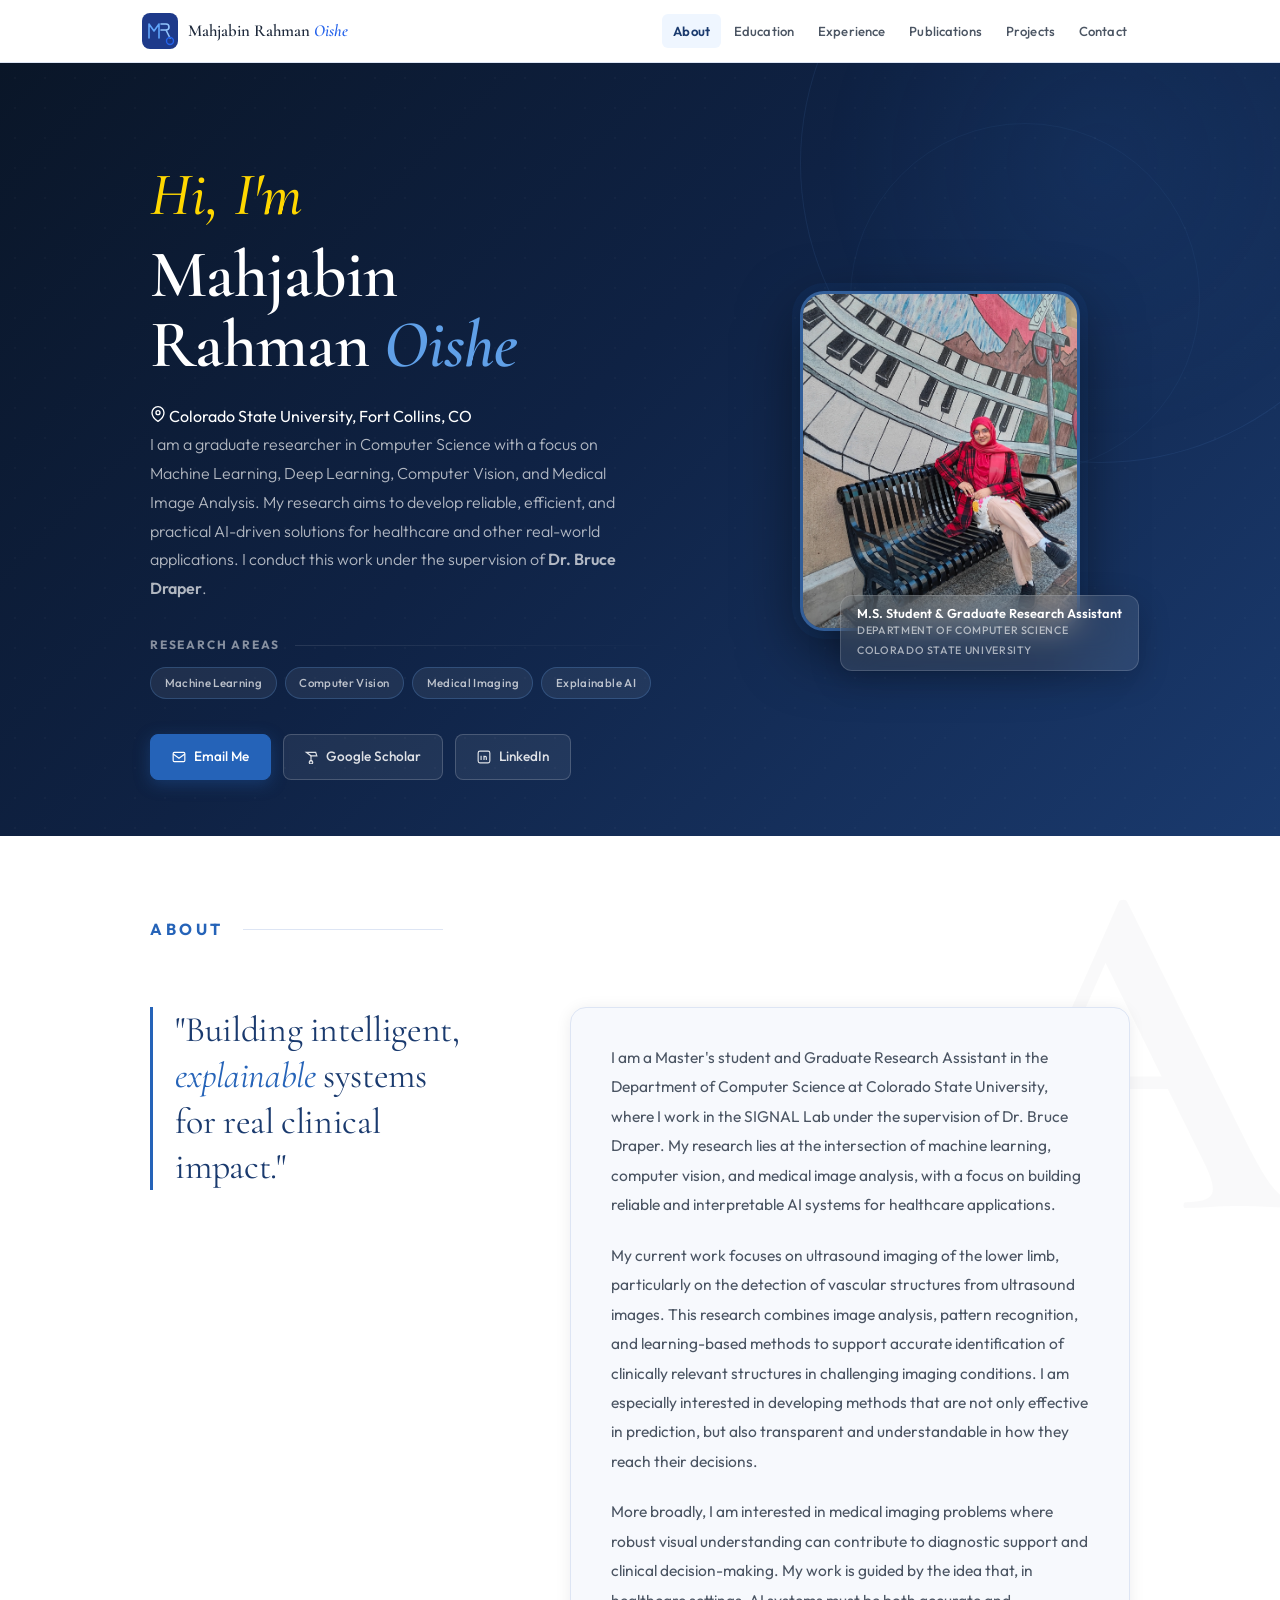
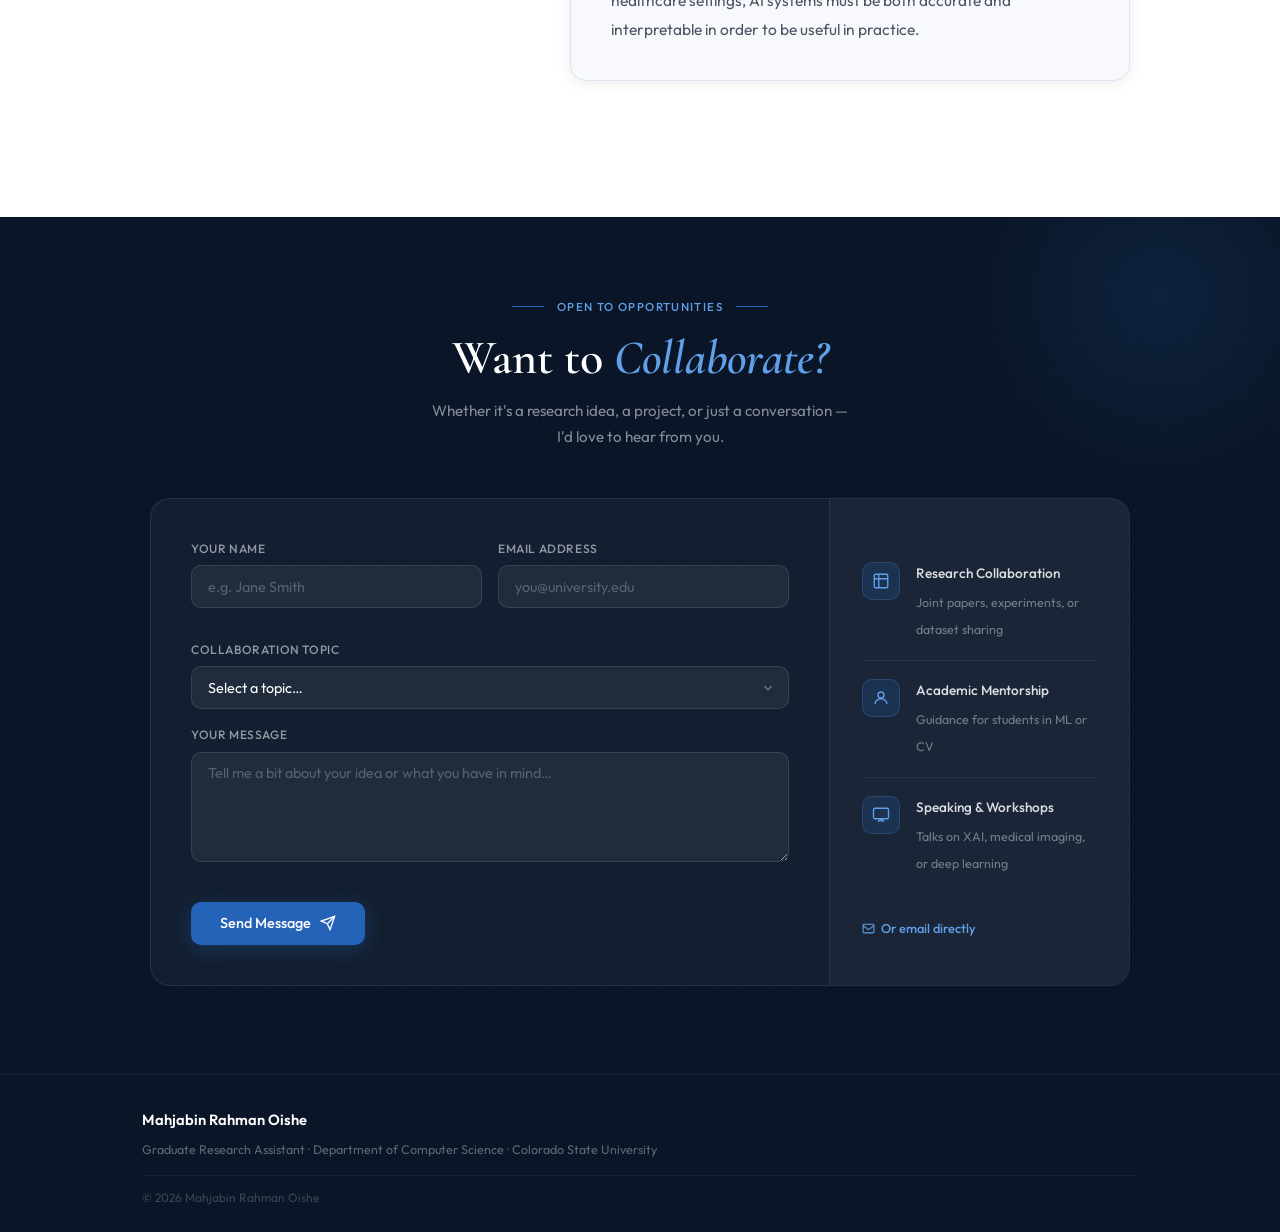
<file: index.html>
<!DOCTYPE html>
<html lang="en">
<head>
  <meta charset="UTF-8">
  <meta name="viewport" content="width=device-width, initial-scale=1.0">
  <title>Mahjabin Rahman Oishe | Graduate Research Assistant | Personal Website</title>
  <meta name="description" content="Personal academic website of Mahjabin Rahman Oishe, Graduate Research Assistant at Colorado State University.">
  <link rel="preconnect" href="https://fonts.googleapis.com">
  <link rel="preconnect" href="https://fonts.gstatic.com" crossorigin>
  <link href="https://fonts.googleapis.com/css2?family=Cormorant+Garamond:ital,wght@0,400;0,600;1,400&family=Outfit:wght@300;400;500;600&display=swap" rel="stylesheet">
  <link rel="stylesheet" href="style.css">
</head>
<body>

  <header class="site-header">
    <div class="nav-inner">
      <a class="brand" href="index.html" style="display:flex;align-items:center;gap:.65rem;text-decoration:none;">
        <svg style="width:36px;height:36px;flex-shrink:0" viewBox="0 0 36 36" fill="none" xmlns="http://www.w3.org/2000/svg">
          <rect width="36" height="36" rx="8" fill="#1e3a8a"/>
          <path d="M7 25V11l5 7 5-7v14" stroke="#60a5fa" stroke-width="1.6" stroke-linecap="round" stroke-linejoin="round" fill="none"/>
          <path d="M19 11h5a3 3 0 010 6h-5m5 0l4 8" stroke="#93c5fd" stroke-width="1.6" stroke-linecap="round" stroke-linejoin="round" fill="none"/>
          <circle cx="28" cy="28" r="3.5" stroke="#2563eb" stroke-width="1.4" fill="none"/>
        </svg>
        <span style="font-family:Cormorant Garamond,Georgia,serif;font-size:1.05rem;font-weight:600;color:#1e293b;white-space:nowrap">Mahjabin Rahman <em style="font-style:italic;color:#2563eb">Oishe</em></span>
      </a>
      <button class="menu-toggle" aria-label="Toggle menu" aria-expanded="false">
        <span></span><span></span><span></span>
      </button>
      <nav class="nav-links">
        <a href="index.html" class="active">About</a>
        <a href="education.html">Education</a>
        <a href="experience.html">Experience</a>
        <a href="publications.html">Publications</a>
        <a href="projects.html">Projects</a>
        <a href="contact.html">Contact</a>
      </nav>
    </div>
  </header>

  <!-- HERO -->
  <section class="hero-about">
    <div class="hero-geo" aria-hidden="true">
      <div class="geo-circle geo-c1"></div>
      <div class="geo-circle geo-c2"></div>
      <div class="geo-dots"></div>
    </div>

    <div class="hero-inner">
      <div class="hero-text-col">
        <div class="hero-greeting-container">
          <span class="hero-greeting">Hi, I'm</span>
        </div>
        
        <h1 class="hero-name">Mahjabin<br>Rahman <em>Oishe</em></h1>
        
        <div class="hero-location">
          <svg xmlns="http://www.w3.org/2000/svg" width="16" height="16" viewBox="0 0 24 24" fill="none" stroke="currentColor" stroke-width="2" stroke-linecap="round" stroke-linejoin="round" class="loc-icon"><path d="M21 10c0 7-9 13-9 13s-9-6-9-13a9 9 0 0 1 18 0z"></path><circle cx="12" cy="10" r="3"></circle></svg>
          Colorado State University, Fort Collins, CO
        </div>
        
        <p class="hero-intro">I am a graduate researcher in Computer Science with a focus on Machine Learning, Deep Learning, Computer Vision, and Medical Image Analysis. My research aims to develop reliable, efficient, and practical AI-driven solutions for healthcare and other real-world applications. I conduct this work under the supervision of <strong>Dr. Bruce Draper</strong>.
        </p>
      <div class="research-label">Research Areas</div>
        <div class="hero-domain-row">
          <span class="domain-pill">Machine Learning</span>
          <span class="domain-pill">Computer Vision</span>
          <span class="domain-pill">Medical Imaging</span>
          <span class="domain-pill">Explainable AI</span>
        </div>

        <div class="hero-actions">
          <a class="hbtn hbtn-primary" href="mailto:mahjabinoishe@gmail.com">
            <svg width="14" height="14" viewBox="0 0 24 24" fill="none" stroke="currentColor" stroke-width="2"><rect x="2" y="4" width="20" height="16" rx="2"/><path d="m2 7 10 7 10-7"/></svg>
            Email Me
          </a>
          <a class="hbtn hbtn-outline" href="https://scholar.google.com/citations?user=51B_PysAAAAJ" target="_blank" rel="noopener">
            <svg width="14" height="14" viewBox="0 0 24 24" fill="none" stroke="currentColor" stroke-width="2"><path d="M22 10H12L4 4h16l2 6z"/><path d="M12 10v11"/><circle cx="12" cy="21" r="3"/></svg>
            Google Scholar
          </a>
          <a class="hbtn hbtn-outline" href="https://www.linkedin.com/in/mahjabin-rahman-oishe-384a35295/" target="_blank" rel="noopener">
            <svg width="14" height="14" viewBox="0 0 24 24" fill="none" stroke="currentColor" stroke-width="2"><rect x="2" y="2" width="20" height="20" rx="3"/><path d="M7 17v-7m0-3v.01M12 17v-4a2 2 0 0 1 4 0v4m-4-4v-3"/></svg>
            LinkedIn
          </a>
        </div>
      </div>

      <div class="hero-photo-col">
        <div class="photo-frame">
          <div class="photo-ring">
            <img src="Oishe_image.webp" alt="Mahjabin Rahman Oishe">
          </div>
          <div class="float-card float-card--br">
            <strong>M.S. Student &amp; Graduate Research Assistant</strong>
            <span>Department of Computer Science</span>
            <span>Colorado State University</span>
          </div>
        </div>
      </div>
    </div>
  </section>

  <!-- ABOUT -->
  <section class="about-section" id="about">

    <!-- large faint watermark letter -->
    <div class="about-wm" aria-hidden="true">A</div>

    <div class="about-inner">

      <!-- top: section label spanning full width -->
      <div class="about-header">
        <span class="section-eyebrow">About</span>
        <div class="eyebrow-rule"></div>
      </div>

      <!-- unique diagonal layout: large pull-quote on left, prose fills right -->
      <div class="about-body">

        <!-- Pull quote — large typographic statement -->
        <div class="about-pull">
          <blockquote class="pull-quote">
            "Building intelligent,<br>
            <em>explainable</em> systems<br>
            for real clinical impact."
          </blockquote>
          <!-- small decorative stat pills under quote -->
          
        </div>

        <!-- Prose column -->
        <div class="about-prose">
          <p>I am a Master's student and Graduate Research Assistant in the Department of Computer Science at Colorado State University, where I work in the SIGNAL Lab under the supervision of Dr. Bruce Draper. My research lies at the intersection of machine learning, computer vision, and medical image analysis, with a focus on building reliable and interpretable AI systems for healthcare applications.</p>

          <p>My current work focuses on ultrasound imaging of the lower limb, particularly on the detection of vascular structures from ultrasound images. This research combines image analysis, pattern recognition, and learning-based methods to support accurate identification of clinically relevant structures in challenging imaging conditions. I am especially interested in developing methods that are not only effective in prediction, but also transparent and understandable in how they reach their decisions.</p>

          <p>More broadly, I am interested in medical imaging problems where robust visual understanding can contribute to diagnostic support and clinical decision-making. My work is guided by the idea that, in healthcare settings, AI systems must be both accurate and interpretable in order to be useful in practice.</p>
        </div>

      </div>

    </div>
  </section>

  <!-- COLLABORATE SECTION -->
  <section class="collab-section">
    <div class="collab-inner">

      <div class="collab-header">
        <div class="collab-eyebrow">
          <span class="collab-line"></span>
          Open to Opportunities
          <span class="collab-line"></span>
        </div>
        <h2 class="collab-title">Want to <em>Collaborate?</em></h2>
        <p class="collab-desc">Whether it's a research idea, a project, or just a conversation — I'd love to hear from you.</p>
      </div>

      <div class="collab-card">
        <div class="collab-form-wrap">

          <div class="collab-field-row">
            <div class="collab-field">
              <label class="collab-label" for="col-name">Your Name</label>
              <input class="collab-input" type="text" id="col-name" placeholder="e.g. Jane Smith" autocomplete="off">
            </div>
            <div class="collab-field">
              <label class="collab-label" for="col-email">Email Address</label>
              <input class="collab-input" type="email" id="col-email" placeholder="you@university.edu" autocomplete="off">
            </div>
          </div>

          <div class="collab-field">
            <label class="collab-label" for="col-topic">Collaboration Topic</label>
            <div class="collab-select-wrap">
              <select class="collab-input collab-select" id="col-topic">
                <option value="" disabled selected>Select a topic…</option>
                <option>Medical Image Analysis</option>
                <option>Computer Vision Research</option>
                <option>Explainable AI</option>
                <option>Joint Publication</option>
                <option>Other</option>
              </select>
              <svg class="select-arrow" width="14" height="14" viewBox="0 0 24 24" fill="none" stroke="currentColor" stroke-width="2"><path d="m6 9 6 6 6-6"/></svg>
            </div>
          </div>

          <div class="collab-field">
            <label class="collab-label" for="col-msg">Your Message</label>
            <textarea class="collab-input collab-textarea" id="col-msg" rows="4" placeholder="Tell me a bit about your idea or what you have in mind…"></textarea>
          </div>

          <button class="collab-btn" onclick="handleCollab()">
            Send Message
            <svg width="16" height="16" viewBox="0 0 24 24" fill="none" stroke="currentColor" stroke-width="2"><path d="M22 2 11 13"/><path d="M22 2 15 22 11 13 2 9l20-7z"/></svg>
          </button>

          <div class="collab-success" id="collab-success">
            <svg width="20" height="20" viewBox="0 0 24 24" fill="none" stroke="currentColor" stroke-width="2"><circle cx="12" cy="12" r="10"/><path d="m9 12 2 2 4-4"/></svg>
            Message sent! I'll get back to you soon.
          </div>

        </div>

        <div class="collab-aside">
          <div class="collab-aside-block">
            <div class="collab-aside-icon">
              <svg width="18" height="18" viewBox="0 0 24 24" fill="none" stroke="currentColor" stroke-width="1.8"><path d="M9 3H5a2 2 0 0 0-2 2v4m6-6h10a2 2 0 0 1 2 2v4M9 3v18m0 0h10a2 2 0 0 0 2-2V9M9 21H5a2 2 0 0 1-2-2V9m0 0h18"/></svg>
            </div>
            <div>
              <strong>Research Collaboration</strong>
              <span>Joint papers, experiments, or dataset sharing</span>
            </div>
          </div>
          <div class="collab-aside-block">
            <div class="collab-aside-icon">
              <svg width="18" height="18" viewBox="0 0 24 24" fill="none" stroke="currentColor" stroke-width="1.8"><circle cx="12" cy="8" r="4"/><path d="M4 20c0-4 3.6-7 8-7s8 3 8 7"/></svg>
            </div>
            <div>
              <strong>Academic Mentorship</strong>
              <span>Guidance for students in ML or CV</span>
            </div>
          </div>
          <div class="collab-aside-block">
            <div class="collab-aside-icon">
              <svg width="18" height="18" viewBox="0 0 24 24" fill="none" stroke="currentColor" stroke-width="1.8"><rect x="2" y="3" width="20" height="14" rx="2"/><path d="m8 21 4-4 4 4"/><path d="M12 17v4"/></svg>
            </div>
            <div>
              <strong>Speaking &amp; Workshops</strong>
              <span>Talks on XAI, medical imaging, or deep learning</span>
            </div>
          </div>
          <a href="mailto:mahjabinoishe@gmail.com" class="collab-direct">
            <svg width="13" height="13" viewBox="0 0 24 24" fill="none" stroke="currentColor" stroke-width="2"><rect x="2" y="4" width="20" height="16" rx="2"/><path d="m2 7 10 7 10-7"/></svg>
            Or email directly
          </a>
        </div>
      </div>

    </div>
  </section>

  <footer class="site-footer">
    <div class="footer-inner">
      <div class="footer-left">
        <strong>Mahjabin Rahman Oishe</strong>
        <span>Graduate Research Assistant · Department of Computer Science · Colorado State University</span>
      </div>
      <p class="footer-copy">© 2026 Mahjabin Rahman Oishe</p>
    </div>
  </footer>

  <script src="script.js"></script>
</body>
</html>
</file>
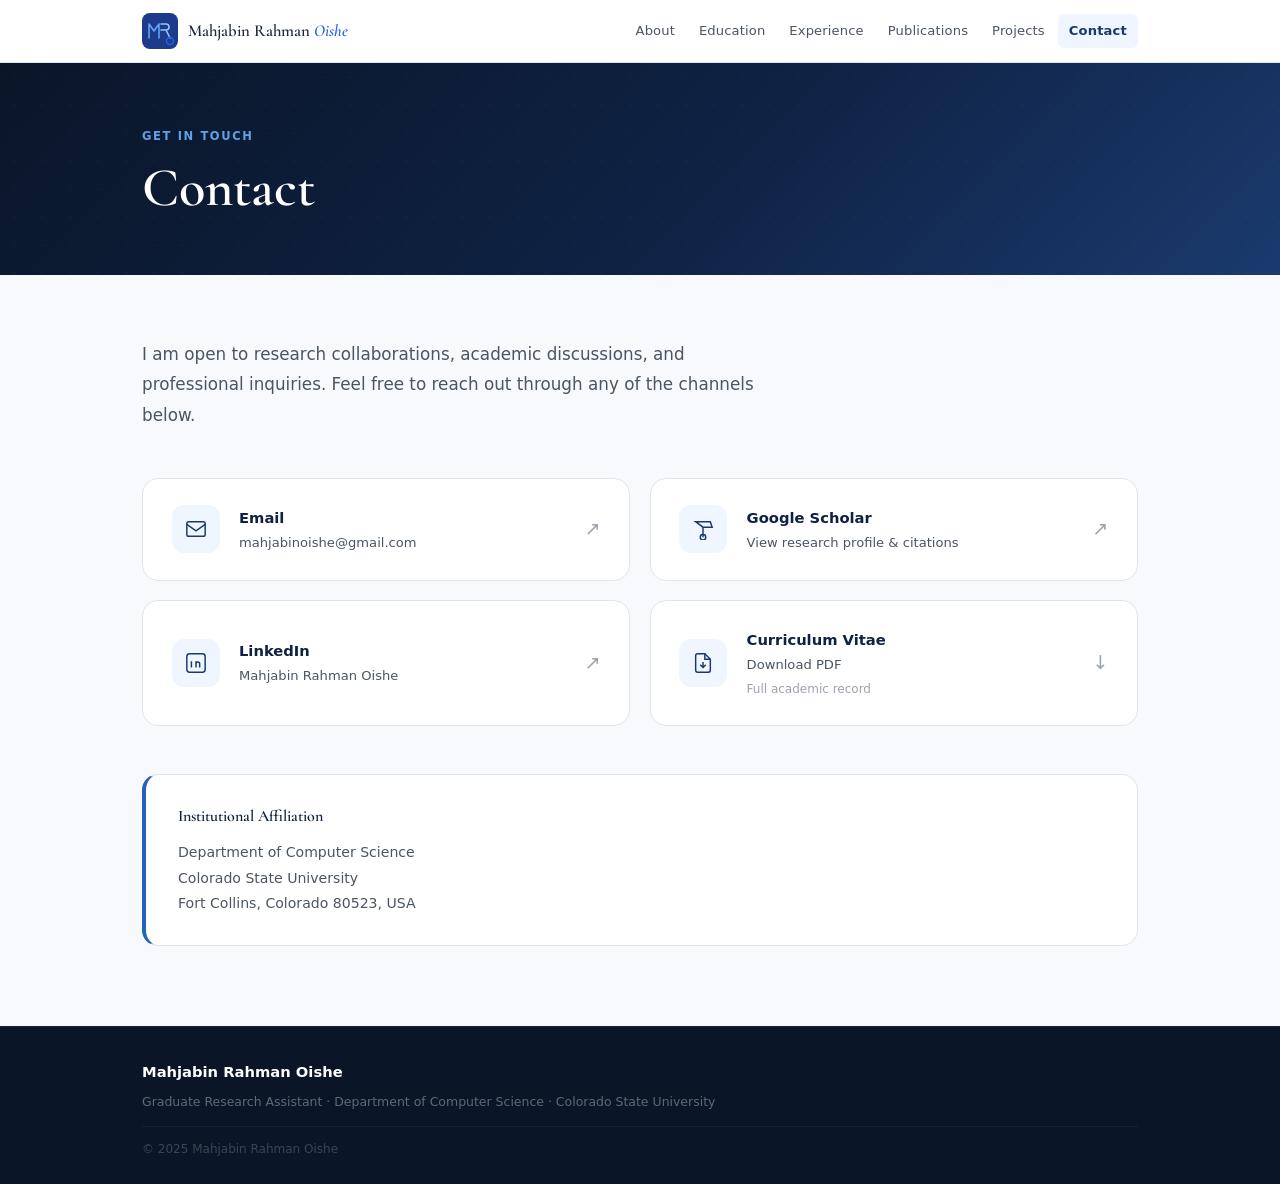
<file: contact.html>
<!DOCTYPE html>
<html lang="en">
<head>
  <meta charset="UTF-8">
  <meta name="viewport" content="width=device-width, initial-scale=1.0">
  <title>Contact | Mahjabin Rahman Oishe</title>
  <link rel="preconnect" href="https://fonts.googleapis.com">
  <link rel="preconnect" href="https://fonts.gstatic.com" crossorigin>
  <link href="https://fonts.googleapis.com/css2?family=Cormorant+Garamond:ital,wght@0,300;0,400;0,600;1,400&family=DM+Sans:wght@300;400;500;600&display=swap" rel="stylesheet">
  <link rel="stylesheet" href="style.css">
</head>
<body>
  <header class="site-header">
    <div class="nav-inner">
      <a class="brand" href="index.html" style="display:flex;align-items:center;gap:.65rem;text-decoration:none;"><svg style="width:36px;height:36px;flex-shrink:0" viewBox="0 0 36 36" fill="none" xmlns="http://www.w3.org/2000/svg"><rect width="36" height="36" rx="8" fill="#1e3a8a"/><path d="M7 25V11l5 7 5-7v14" stroke="#60a5fa" stroke-width="1.6" stroke-linecap="round" stroke-linejoin="round" fill="none"/><path d="M19 11h5a3 3 0 010 6h-5m5 0l4 8" stroke="#93c5fd" stroke-width="1.6" stroke-linecap="round" stroke-linejoin="round" fill="none"/><circle cx="28" cy="28" r="3.5" stroke="#2563eb" stroke-width="1.4" fill="none"/></svg><span style="font-family:Cormorant Garamond,Georgia,serif;font-size:1.05rem;font-weight:600;color:#1e293b;white-space:nowrap">Mahjabin Rahman <em style="font-style:italic;color:#2563eb">Oishe</em></span></a>
      <button class="menu-toggle" aria-label="Toggle menu" aria-expanded="false"><span></span><span></span><span></span></button>
      <nav class="nav-links">
        <a href="index.html">About</a>
        <a href="education.html">Education</a>
        <a href="experience.html">Experience</a>
        <a href="publications.html">Publications</a>
        <a href="projects.html">Projects</a>
        
        <a href="contact.html" class="active">Contact</a>
      </nav>
    </div>
  </header>

  <section class="page-hero">
    <div class="ph-inner">
      <p class="ph-eyebrow">Get in Touch</p>
      <h1>Contact</h1>
    </div>
  </section>

  <main class="page-main">
    <div class="pm-inner">

      <p class="page-intro">I am open to research collaborations, academic discussions, and professional inquiries. Feel free to reach out through any of the channels below.</p>

      <div class="contact-grid">

        <a class="contact-card" href="mailto:mahjabinoishe@gmail.com">
          <div class="cc-icon-wrap">
            <svg width="22" height="22" viewBox="0 0 24 24" fill="none" stroke="currentColor" stroke-width="1.6"><rect x="2" y="4" width="20" height="16" rx="2"/><path d="m2 7 10 7 10-7"/></svg>
          </div>
          <div class="cc-body">
            <strong>Email</strong>
            <span>mahjabinoishe@gmail.com</span>
            
          </div>
          <div class="cc-arrow">↗</div>
        </a>

        <a class="contact-card" href="https://scholar.google.com/citations?user=51B_PysAAAAJ" target="_blank" rel="noopener">
          <div class="cc-icon-wrap">
            <svg width="22" height="22" viewBox="0 0 24 24" fill="none" stroke="currentColor" stroke-width="1.6"><path d="M22 10H12L4 4h16l2 6z"/><path d="M12 10v11"/><circle cx="12" cy="21" r="3"/></svg>
          </div>
          <div class="cc-body">
            <strong>Google Scholar</strong>
            <span>View research profile &amp; citations</span>
            
          </div>
          <div class="cc-arrow">↗</div>
        </a>

        <a class="contact-card" href="https://www.linkedin.com/in/mahjabin-rahman-oishe-384a35295/" target="_blank" rel="noopener">
          <div class="cc-icon-wrap">
            <svg width="22" height="22" viewBox="0 0 24 24" fill="none" stroke="currentColor" stroke-width="1.6"><rect x="2" y="2" width="20" height="20" rx="3"/><path d="M7 17v-7m0-3v.01M12 17v-4a2 2 0 0 1 4 0v4m-4-4v-3"/></svg>
          </div>
          <div class="cc-body">
            <strong>LinkedIn</strong>
            <span>Mahjabin Rahman Oishe</span>
        
          </div>
          <div class="cc-arrow">↗</div>
        </a>

        <a class="contact-card" href="Mahjabin_Oishe_CV.pdf" target="_blank" rel="noopener">
          <div class="cc-icon-wrap">
            <svg width="22" height="22" viewBox="0 0 24 24" fill="none" stroke="currentColor" stroke-width="1.6"><path d="M14 2H6a2 2 0 0 0-2 2v16a2 2 0 0 0 2 2h12a2 2 0 0 0 2-2V8z"/><path d="M14 2v6h6M12 17v-6m-3 3 3 3 3-3"/></svg>
          </div>
          <div class="cc-body">
            <strong>Curriculum Vitae</strong>
            <span>Download PDF</span>
            <em>Full academic record</em>
          </div>
          <div class="cc-arrow">↓</div>
        </a>

      </div>

      <div class="affiliation-block">
        <h3>Institutional Affiliation</h3>
        <p>Department of Computer Science<br>
        Colorado State University<br>
        Fort Collins, Colorado 80523, USA</p>
      </div>

    </div>
  </main>

  <footer class="site-footer">
    <div class="footer-inner">
      <div class="footer-left">
        <strong>Mahjabin Rahman Oishe</strong>
        <span>Graduate Research Assistant · Department of Computer Science · Colorado State University</span>
      </div>
      <p class="footer-copy">© 2025 Mahjabin Rahman Oishe</p>
    </div>
  </footer>
  <script src="script.js"></script>
</body>
</html>
</file>
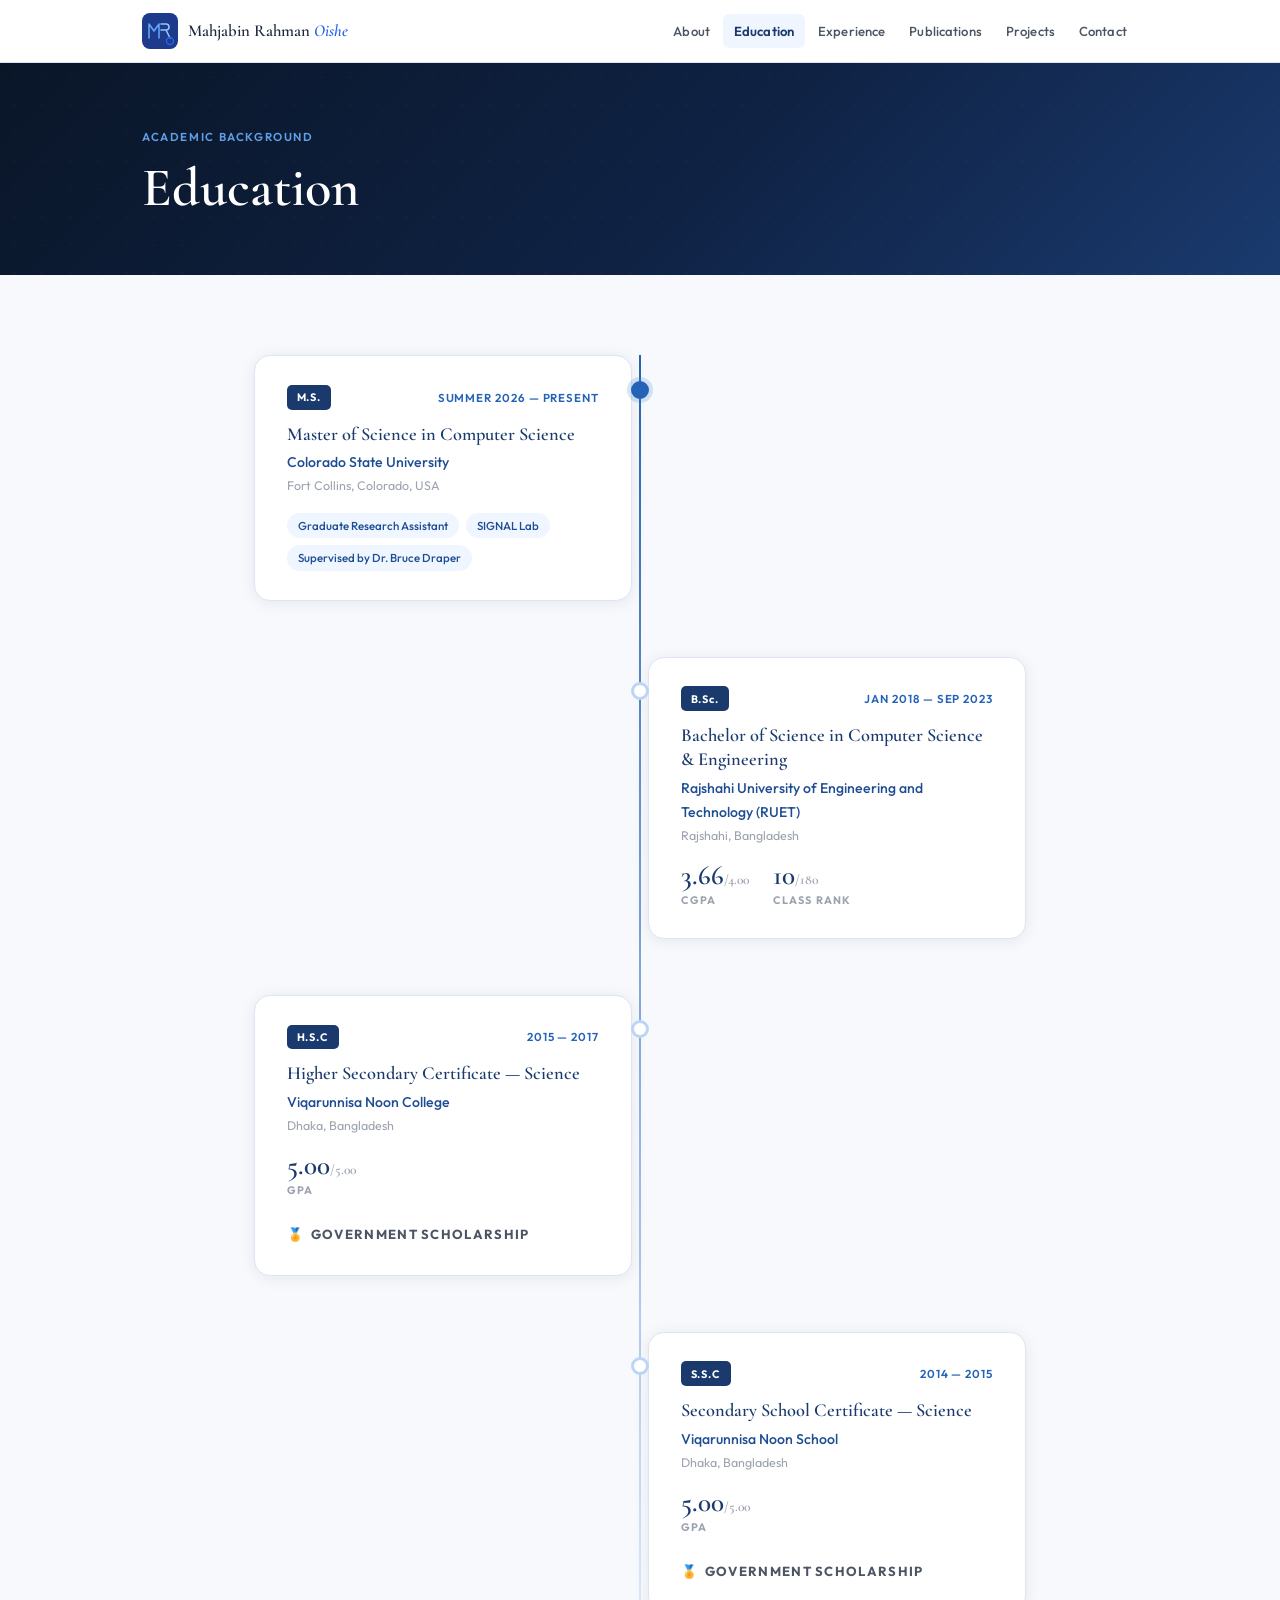
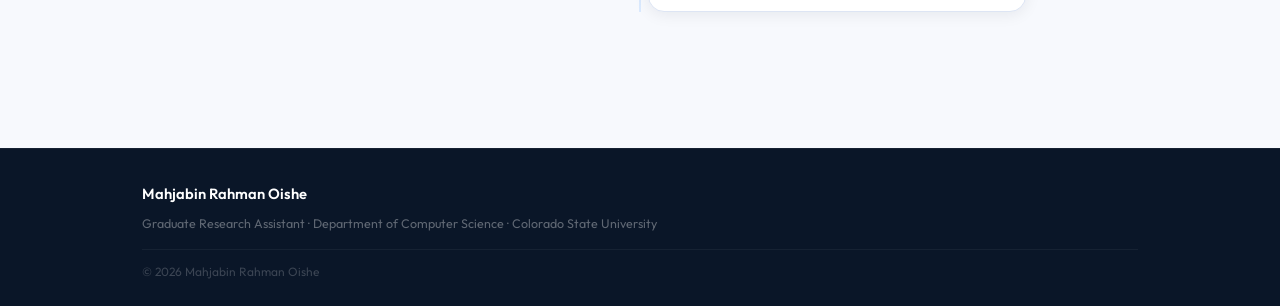
<file: education.html>
<!DOCTYPE html>
<html lang="en">
<head>
  <meta charset="UTF-8">
  <meta name="viewport" content="width=device-width, initial-scale=1.0">
  <title>Education | Mahjabin Rahman Oishe</title>
  <link rel="preconnect" href="https://fonts.googleapis.com">
  <link rel="preconnect" href="https://fonts.gstatic.com" crossorigin>
  <link href="https://fonts.googleapis.com/css2?family=Cormorant+Garamond:ital,wght@0,400;0,600;1,400&family=Outfit:wght@300;400;500;600&display=swap" rel="stylesheet">
  <link rel="stylesheet" href="style.css">
</head>
<body class="page-education">

  <header class="site-header">
    <div class="nav-inner">
      <a class="brand" href="index.html" style="display:flex;align-items:center;gap:.65rem;text-decoration:none;">
        <svg style="width:36px;height:36px;flex-shrink:0" viewBox="0 0 36 36" fill="none" xmlns="http://www.w3.org/2000/svg">
          <rect width="36" height="36" rx="8" fill="#1e3a8a"/>
          <path d="M7 25V11l5 7 5-7v14" stroke="#60a5fa" stroke-width="1.6" stroke-linecap="round" stroke-linejoin="round" fill="none"/>
          <path d="M19 11h5a3 3 0 010 6h-5m5 0l4 8" stroke="#93c5fd" stroke-width="1.6" stroke-linecap="round" stroke-linejoin="round" fill="none"/>
          <circle cx="28" cy="28" r="3.5" stroke="#2563eb" stroke-width="1.4" fill="none"/>
        </svg>
        <span style="font-family:Cormorant Garamond,Georgia,serif;font-size:1.05rem;font-weight:600;color:#1e293b;white-space:nowrap">Mahjabin Rahman <em style="font-style:italic;color:#2563eb">Oishe</em></span>
      </a>
      <button class="menu-toggle" aria-label="Toggle menu" aria-expanded="false">
        <span></span><span></span><span></span>
      </button>
      <nav class="nav-links">
        <a href="index.html">About</a>
        <a href="education.html" class="active">Education</a>
        <a href="experience.html">Experience</a>
        <a href="publications.html">Publications</a>
        <a href="projects.html">Projects</a>
        <a href="contact.html">Contact</a>
      </nav>
    </div>
  </header>

  <!-- Split hero: dark left panel + year on right -->
  <section class="page-hero">
    <div class="ph-inner">
      <p class="ph-eyebrow">Academic Background</p>
      <h1>Education</h1>
    </div>
    <!-- decorative grid lines -->
    <div class="ph-grid" aria-hidden="true"></div>
  </section>
  <main class="edu-main">

    <!-- Vertical timeline with alternating sides -->
    <div class="vtl-wrap">
      <div class="vtl-spine"></div>

      <!-- M.S. -->
      <div class="vtl-item vtl-item--left">
        <div class="vtl-dot vtl-dot--active"></div>
        <div class="vtl-card">
          <div class="vtl-meta">
            <span class="vtl-degree">M.S.</span>
            <span class="vtl-period">Summer 2026 — Present</span>
          </div>
          <h2>Master of Science in Computer Science</h2>
          <p class="vtl-inst">Colorado State University</p>
          <p class="vtl-loc">Fort Collins, Colorado, USA</p>
          <div class="vtl-details">
            <div class="vtl-detail-chip">Graduate Research Assistant</div>
            <div class="vtl-detail-chip">SIGNAL Lab</div>
            <div class="vtl-detail-chip">Supervised by Dr. Bruce Draper</div>
          </div>
        </div>
      </div>

      <!-- B.Sc. -->
      <div class="vtl-item vtl-item--right">
        <div class="vtl-dot"></div>
        <div class="vtl-card">
          <div class="vtl-meta">
            <span class="vtl-degree">B.Sc.</span>
            <span class="vtl-period">Jan 2018 — Sep 2023</span>
          </div>
          <h2>Bachelor of Science in Computer Science &amp; Engineering</h2>
          <p class="vtl-inst">Rajshahi University of Engineering and Technology (RUET)</p>
          <p class="vtl-loc">Rajshahi, Bangladesh</p>
          <div class="vtl-stats-row">
            <div class="vtl-stat"><strong>3.66<small>/4.00</small></strong><span>CGPA</span></div>
            <div class="vtl-stat"><strong>10<small>/180</small></strong><span>Class Rank</span></div>
          </div>
        </div>
      </div>

      <!-- HSC -->
      <div class="vtl-item vtl-item--left">
        <div class="vtl-dot"></div>
        <div class="vtl-card">
          <div class="vtl-meta">
            <span class="vtl-degree">H.S.C</span>
            <span class="vtl-period">2015 — 2017</span>
          </div>
          <h2>Higher Secondary Certificate — Science</h2>
          <p class="vtl-inst">Viqarunnisa Noon College</p>
          <p class="vtl-loc">Dhaka, Bangladesh</p>
          <div class="vtl-stats-row">
            <div class="vtl-stat"><strong>5.00<small>/5.00</small></strong><span>GPA</span></div>
            <div class="vtl-stat vtl-stat--award"><span class="award-icon">🏅</span><span>Government Scholarship</span></div>
          </div>
        </div>
      </div>

      <!-- SSC -->
      <div class="vtl-item vtl-item--right">
        <div class="vtl-dot"></div>
        <div class="vtl-card">
          <div class="vtl-meta">
            <span class="vtl-degree">S.S.C</span>
            <span class="vtl-period">2014 — 2015</span>
          </div>
          <h2>Secondary School Certificate — Science</h2>
          <p class="vtl-inst">Viqarunnisa Noon School</p>
          <p class="vtl-loc">Dhaka, Bangladesh</p>
          <div class="vtl-stats-row">
            <div class="vtl-stat"><strong>5.00<small>/5.00</small></strong><span>GPA</span></div>
            <div class="vtl-stat vtl-stat--award"><span class="award-icon">🏅</span><span>Government Scholarship </span></div>
          </div>
        </div>
      </div>

    </div><!-- /vtl-wrap -->
  </main>

  <footer class="site-footer">
    <div class="footer-inner">
      <div class="footer-left">
        <strong>Mahjabin Rahman Oishe</strong>
        <span>Graduate Research Assistant · Department of Computer Science · Colorado State University</span>
      </div>
      <p class="footer-copy">© 2026 Mahjabin Rahman Oishe</p>
    </div>
  </footer>
  <script src="script.js"></script>
</body>
</html>
</file>
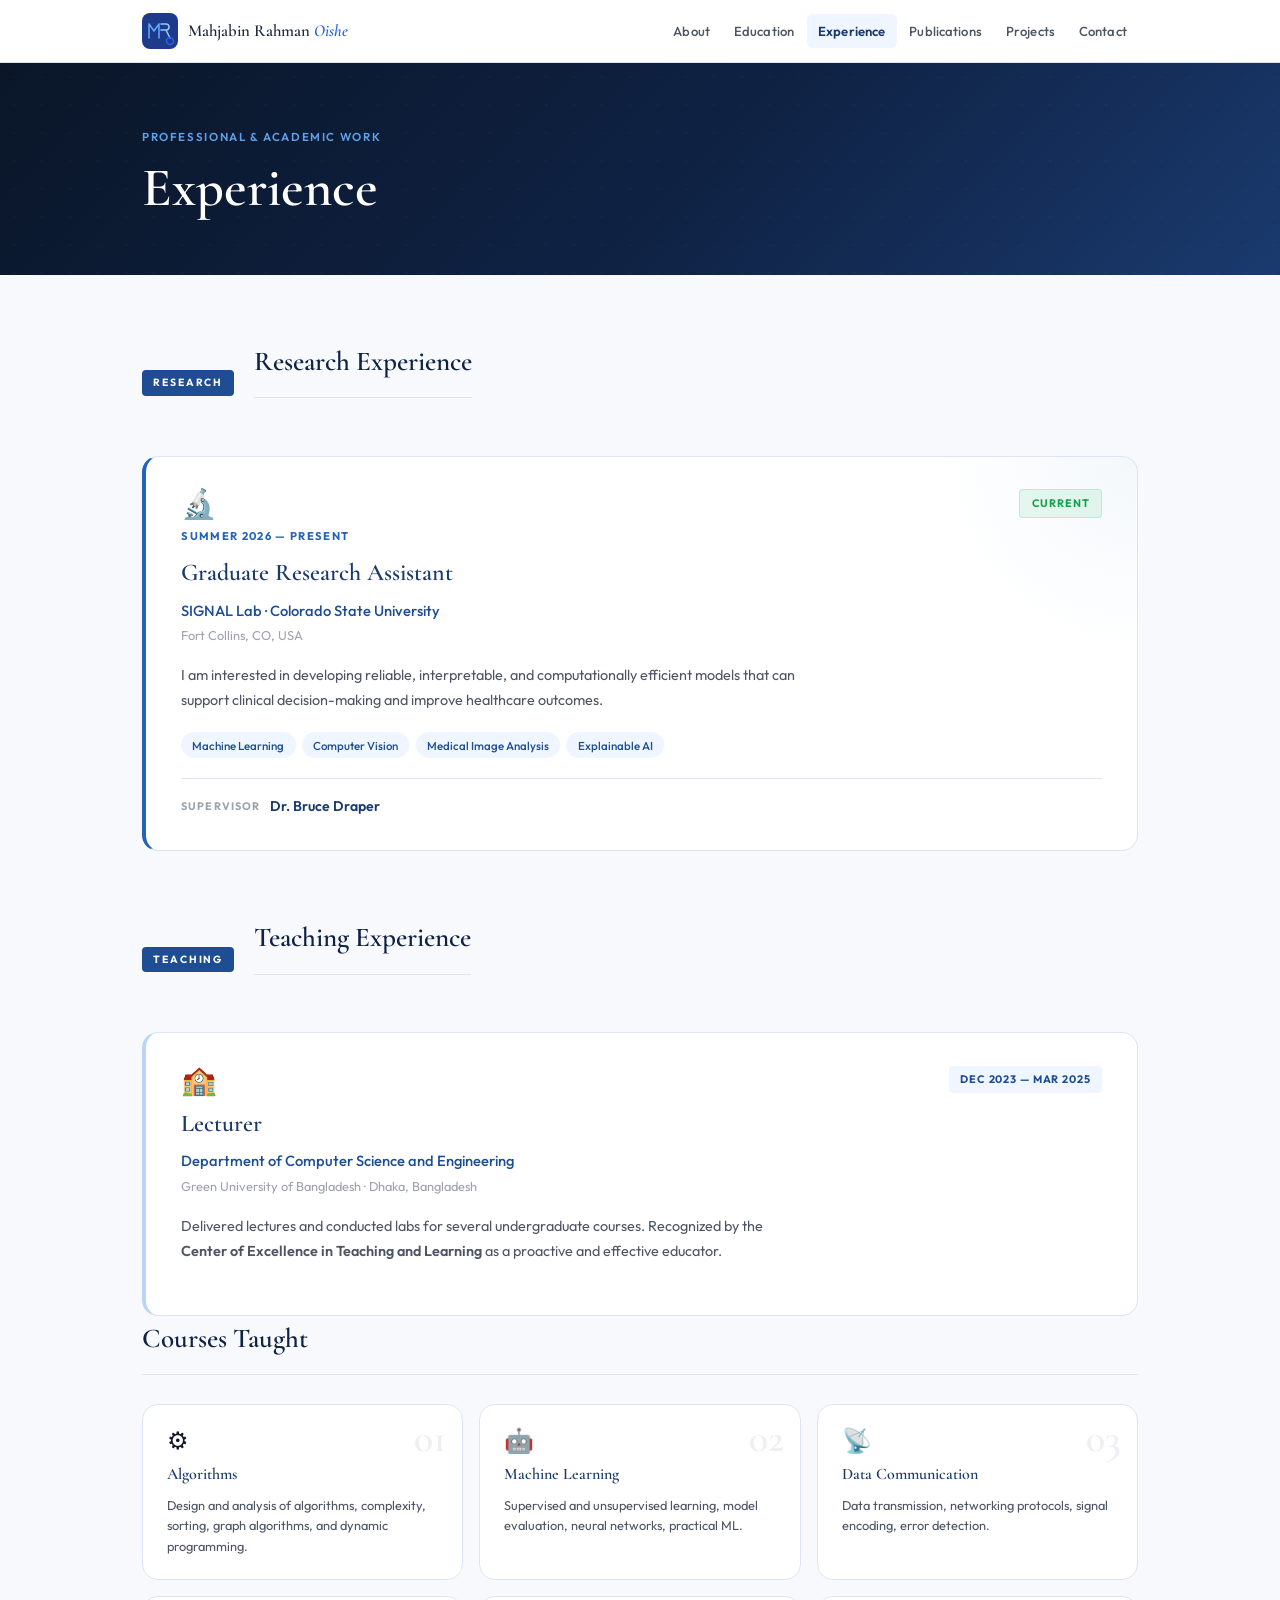
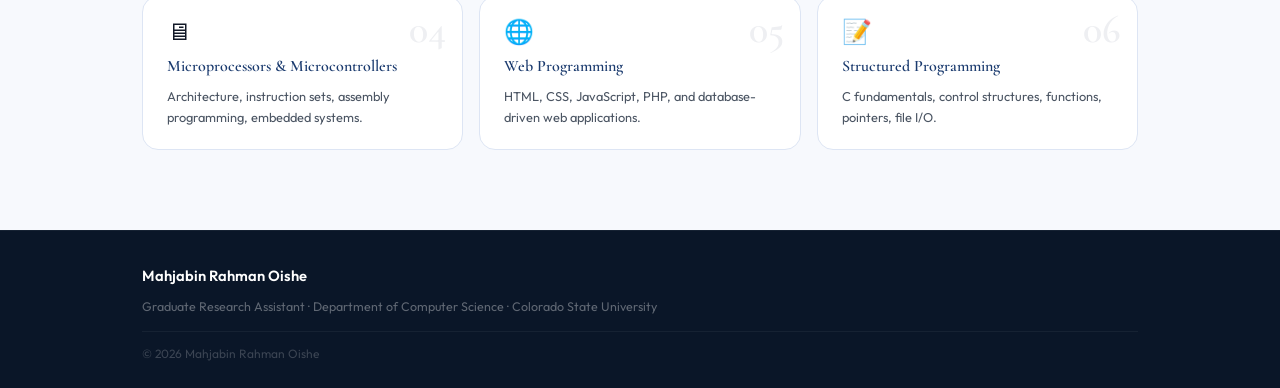
<file: experience.html>
<!DOCTYPE html>
<html lang="en">
<head>
  <meta charset="UTF-8">
  <meta name="viewport" content="width=device-width, initial-scale=1.0">
  <title>Experience | Mahjabin Rahman Oishe</title>
  <link rel="preconnect" href="https://fonts.googleapis.com">
  <link rel="preconnect" href="https://fonts.gstatic.com" crossorigin>
  <link href="https://fonts.googleapis.com/css2?family=Cormorant+Garamond:ital,wght@0,400;0,600;1,400&family=Outfit:wght@300;400;500;600&display=swap" rel="stylesheet">
  <link rel="stylesheet" href="style.css">
</head>
<body>

  <header class="site-header">
    <div class="nav-inner">
      <a class="brand" href="index.html" style="display:flex;align-items:center;gap:.65rem;text-decoration:none;">
        <svg style="width:36px;height:36px;flex-shrink:0" viewBox="0 0 36 36" fill="none" xmlns="http://www.w3.org/2000/svg">
          <rect width="36" height="36" rx="8" fill="#1e3a8a"/>
          <path d="M7 25V11l5 7 5-7v14" stroke="#60a5fa" stroke-width="1.6" stroke-linecap="round" stroke-linejoin="round" fill="none"/>
          <path d="M19 11h5a3 3 0 010 6h-5m5 0l4 8" stroke="#93c5fd" stroke-width="1.6" stroke-linecap="round" stroke-linejoin="round" fill="none"/>
          <circle cx="28" cy="28" r="3.5" stroke="#2563eb" stroke-width="1.4" fill="none"/>
        </svg>
        <span style="font-family:Cormorant Garamond,Georgia,serif;font-size:1.05rem;font-weight:600;color:#1e293b;white-space:nowrap">Mahjabin Rahman <em style="font-style:italic;color:#2563eb">Oishe</em></span>
      </a>
      <button class="menu-toggle" aria-label="Toggle menu" aria-expanded="false">
        <span></span><span></span><span></span>
      </button>
      <nav class="nav-links">
        <a href="index.html">About</a>
        <a href="education.html">Education</a>
        <a href="experience.html" class="active">Experience</a>
        <a href="publications.html">Publications</a>
        <a href="projects.html">Projects</a>
        <a href="contact.html">Contact</a>
      </nav>
    </div>
  </header>

  <section class="page-hero">
    <div class="ph-inner">
      <p class="ph-eyebrow">Professional &amp; Academic Work</p>
      <h1>Experience</h1>
    </div>
    <!-- decorative grid lines -->
    <div class="ph-grid" aria-hidden="true"></div>
  </section>

  <main class="page-main">
    <div class="pm-inner">

      <!-- ── RESEARCH EXPERIENCE (moved first) ── -->
      <div class="exp-section-header">
        <span class="exp-section-tag">Research</span>
        <h2 class="section-heading">Research Experience</h2>
      </div>

      <div class="exp-bento">

        <article class="exp-bento-card exp-bento-card--featured">
          <div class="ebc-top">
            <div class="ebc-icon">🔬</div>
            <div class="ebc-badge ebc-badge--active">Current</div>
          </div>
          <div class="ebc-period">Summer 2026 — Present</div>
          <h3>Graduate Research Assistant</h3>
          <p class="ebc-org">SIGNAL Lab · Colorado State University</p>
          <p class="ebc-loc">Fort Collins, CO, USA</p>
          <p class="ebc-desc">I am interested in developing reliable, interpretable, and computationally efficient models
that can support clinical decision-making and improve healthcare outcomes.</p>
          <div class="ebc-chips">
            <span>Machine Learning</span>
            <span>Computer Vision</span>
            <span>Medical Image Analysis</span>
            <span>Explainable AI</span>
          </div>
          <div class="ebc-supervisor">
            <span class="ebc-sup-label">Supervisor</span>
            <span class="ebc-sup-name">Dr. Bruce Draper</span>
          </div>
        </article>

      </div>

      <!-- ── TEACHING EXPERIENCE (moved second) ── -->
      <div class="exp-section-header" style="margin-top: 4rem;">
        <span class="exp-section-tag">Teaching</span>
        <h2 class="section-heading">Teaching Experience</h2>
      </div>

      <div class="exp-bento">

        <article class="exp-bento-card exp-bento-card--teaching">
          <div class="ebc-top">
            <div class="ebc-icon">🏫</div>
            <div class="ebc-badge">Dec 2023 — Mar 2025</div>
          </div>
          <h3>Lecturer</h3>
          <p class="ebc-org">Department of Computer Science and Engineering</p>
          <p class="ebc-loc">Green University of Bangladesh · Dhaka, Bangladesh</p>
          <p class="ebc-desc">Delivered lectures and conducted labs for several undergraduate courses. Recognized by the <strong>Center of Excellence in Teaching and Learning</strong> as a proactive and effective educator.</p>
        </article>

      </div>

      <!-- Courses taught — magazine-style grid -->
      <h2 class="section-heading">Courses Taught</h2>
      <div class="courses-mosaic">
        <article class="cm-card">
          <div class="cm-num">01</div>
          <div class="cm-icon">⚙</div>
          <h4>Algorithms</h4>
          <p>Design and analysis of algorithms, complexity, sorting, graph algorithms, and dynamic programming.</p>
        </article>
        <article class="cm-card">
          <div class="cm-num">02</div>
          <div class="cm-icon">🤖</div>
          <h4>Machine Learning</h4>
          <p>Supervised and unsupervised learning, model evaluation, neural networks, practical ML.</p>
        </article>
        <article class="cm-card">
          <div class="cm-num">03</div>
          <div class="cm-icon">📡</div>
          <h4>Data Communication</h4>
          <p>Data transmission, networking protocols, signal encoding, error detection.</p>
        </article>
        <article class="cm-card">
          <div class="cm-num">04</div>
          <div class="cm-icon">🖥</div>
          <h4>Microprocessors &amp; Microcontrollers</h4>
          <p>Architecture, instruction sets, assembly programming, embedded systems.</p>
        </article>
        <article class="cm-card">
          <div class="cm-num">05</div>
          <div class="cm-icon">🌐</div>
          <h4>Web Programming</h4>
          <p>HTML, CSS, JavaScript, PHP, and database-driven web applications.</p>
        </article>
        <article class="cm-card">
          <div class="cm-num">06</div>
          <div class="cm-icon">📝</div>
          <h4>Structured Programming</h4>
          <p>C fundamentals, control structures, functions, pointers, file I/O.</p>
        </article>
      </div>

    </div>
  </main>

  <footer class="site-footer">
    <div class="footer-inner">
      <div class="footer-left">
        <strong>Mahjabin Rahman Oishe</strong>
        <span>Graduate Research Assistant · Department of Computer Science · Colorado State University</span>
      </div>
      <p class="footer-copy">© 2026 Mahjabin Rahman Oishe</p>
    </div>
  </footer>
  <script src="script.js"></script>
</body>
</html>
</file>
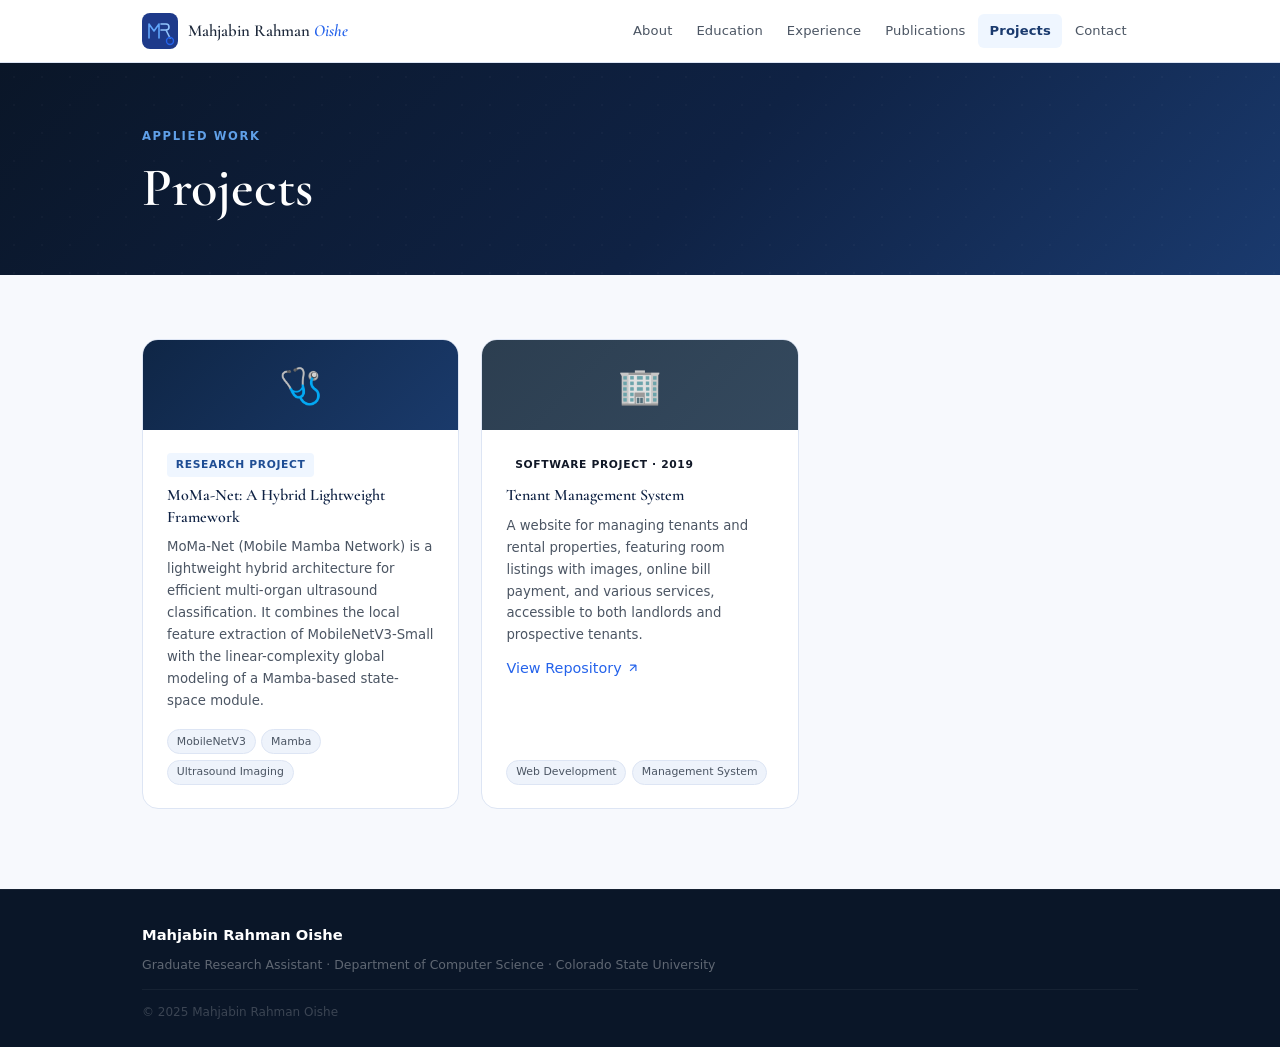
<file: projects.html>
<!DOCTYPE html>
<html lang="en">
<head>
  <meta charset="UTF-8">
  <meta name="viewport" content="width=device-width, initial-scale=1.0">
  <title>Projects | Mahjabin Rahman Oishe</title>
  <link rel="preconnect" href="https://fonts.googleapis.com">
  <link rel="preconnect" href="https://fonts.gstatic.com" crossorigin>
  <link href="https://fonts.googleapis.com/css2?family=Cormorant+Garamond:ital,wght@0,300;0,400;0,600;1,400&family=DM+Sans:wght@300;400;500;600&display=swap" rel="stylesheet">
  <link rel="stylesheet" href="style.css">
</head>
<body>
  <header class="site-header">
    <div class="nav-inner">
      <a class="brand" href="index.html" style="display:flex;align-items:center;gap:.65rem;text-decoration:none;"><svg style="width:36px;height:36px;flex-shrink:0" viewBox="0 0 36 36" fill="none" xmlns="http://www.w3.org/2000/svg"><rect width="36" height="36" rx="8" fill="#1e3a8a"/><path d="M7 25V11l5 7 5-7v14" stroke="#60a5fa" stroke-width="1.6" stroke-linecap="round" stroke-linejoin="round" fill="none"/><path d="M19 11h5a3 3 0 010 6h-5m5 0l4 8" stroke="#93c5fd" stroke-width="1.6" stroke-linecap="round" stroke-linejoin="round" fill="none"/><circle cx="28" cy="28" r="3.5" stroke="#2563eb" stroke-width="1.4" fill="none"/></svg><span style="font-family:Cormorant Garamond,Georgia,serif;font-size:1.05rem;font-weight:600;color:#1e293b;white-space:nowrap">Mahjabin Rahman <em style="font-style:italic;color:#2563eb">Oishe</em></span></a>
      <button class="menu-toggle" aria-label="Toggle menu" aria-expanded="false"><span></span><span></span><span></span></button>
      <nav class="nav-links">
        <a href="index.html">About</a>
        <a href="education.html">Education</a>
        <a href="experience.html">Experience</a>
        <a href="publications.html">Publications</a>
        <a href="projects.html" class="active">Projects</a>
        
        <a href="contact.html">Contact</a>
      </nav>
    </div>
  </header>

  <section class="page-hero">
    <div class="ph-inner">
      <p class="ph-eyebrow">Applied Work</p>
      <h1>Projects</h1>
    </div>
  </section>

  <main class="page-main">
    <div class="pm-inner">


      <div class="project-grid">

        <article class="project-card">
          <div class="proj-header" style="background: linear-gradient(135deg, #0f2646 0%, #1a3a6b 100%);">
            <div class="proj-icon">🩺</div>
          </div>
          <div class="proj-body">
            <div class="proj-tags">
              <span class="proj-status proj-status--research">Research Project</span>
            </div>
            <h3>MoMa-Net: A Hybrid Lightweight Framework</h3>
            <p>MoMa-Net (Mobile Mamba Network) is a lightweight hybrid architecture for efficient multi-organ ultrasound classification. It combines the local feature extraction of MobileNetV3-Small with the linear-complexity global modeling of a Mamba-based state-space module.</p>
            <div class="proj-tech">
              <span>MobileNetV3</span><span>Mamba</span><span>Ultrasound Imaging</span>
            </div>
          </div>
        </article>

        <article class="project-card">
          <div class="proj-header" style="background: linear-gradient(135deg, #2c3e50 0%, #34495e 100%);">
            <div class="proj-icon">🏢</div>
          </div>
          <div class="proj-body">
            <div class="proj-tags">
              <span class="proj-status">Software Project · 2019</span>
            </div>
            <h3>Tenant Management System</h3>
            <p>A website for managing tenants and rental properties, featuring room listings with images, online bill payment, and various services, accessible to both landlords and prospective tenants.</p>
            <div style="margin-bottom: 1rem;">
              <a href="https://github.com/oishemahjabin/projects.git" target="_blank" rel="noopener" style="display:inline-flex; align-items:center; gap:0.25rem; font-size:0.9rem; color:#2563eb; text-decoration:none; font-weight: 500;">
                View Repository
                <svg width="14" height="14" viewBox="0 0 24 24" fill="none" stroke="currentColor" stroke-width="2"><path d="M7 17l10-10M17 7v10M17 7H7"/></svg>
              </a>
            </div>
            <div class="proj-tech">
              <span>Web Development</span><span>Management System</span>
            </div>
          </div>
        </article>


      </div>
    </div>
  </main>

  <footer class="site-footer">
    <div class="footer-inner">
      <div class="footer-left">
        <strong>Mahjabin Rahman Oishe</strong>
        <span>Graduate Research Assistant · Department of Computer Science · Colorado State University</span>
      </div>
      <p class="footer-copy">© 2025 Mahjabin Rahman Oishe</p>
    </div>
  </footer>
  <script src="script.js"></script>
</body>
</html>
</file>
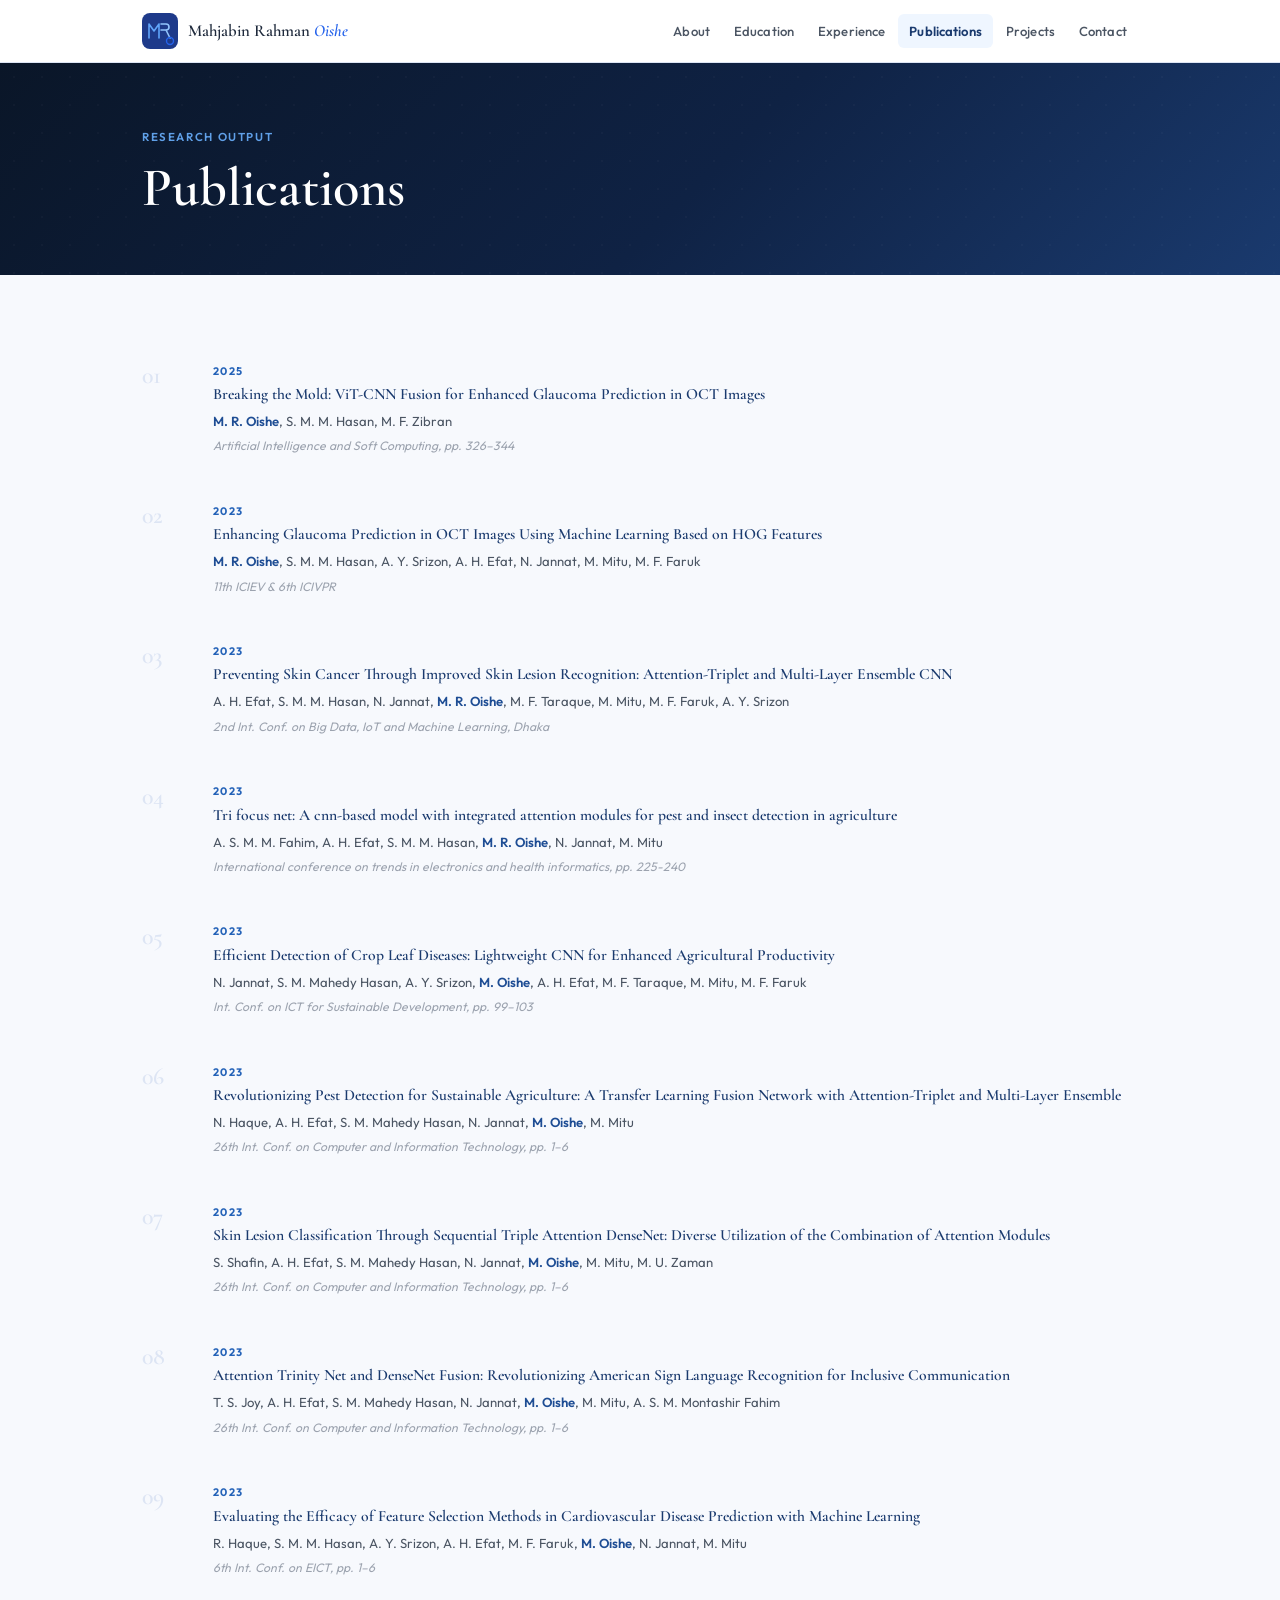
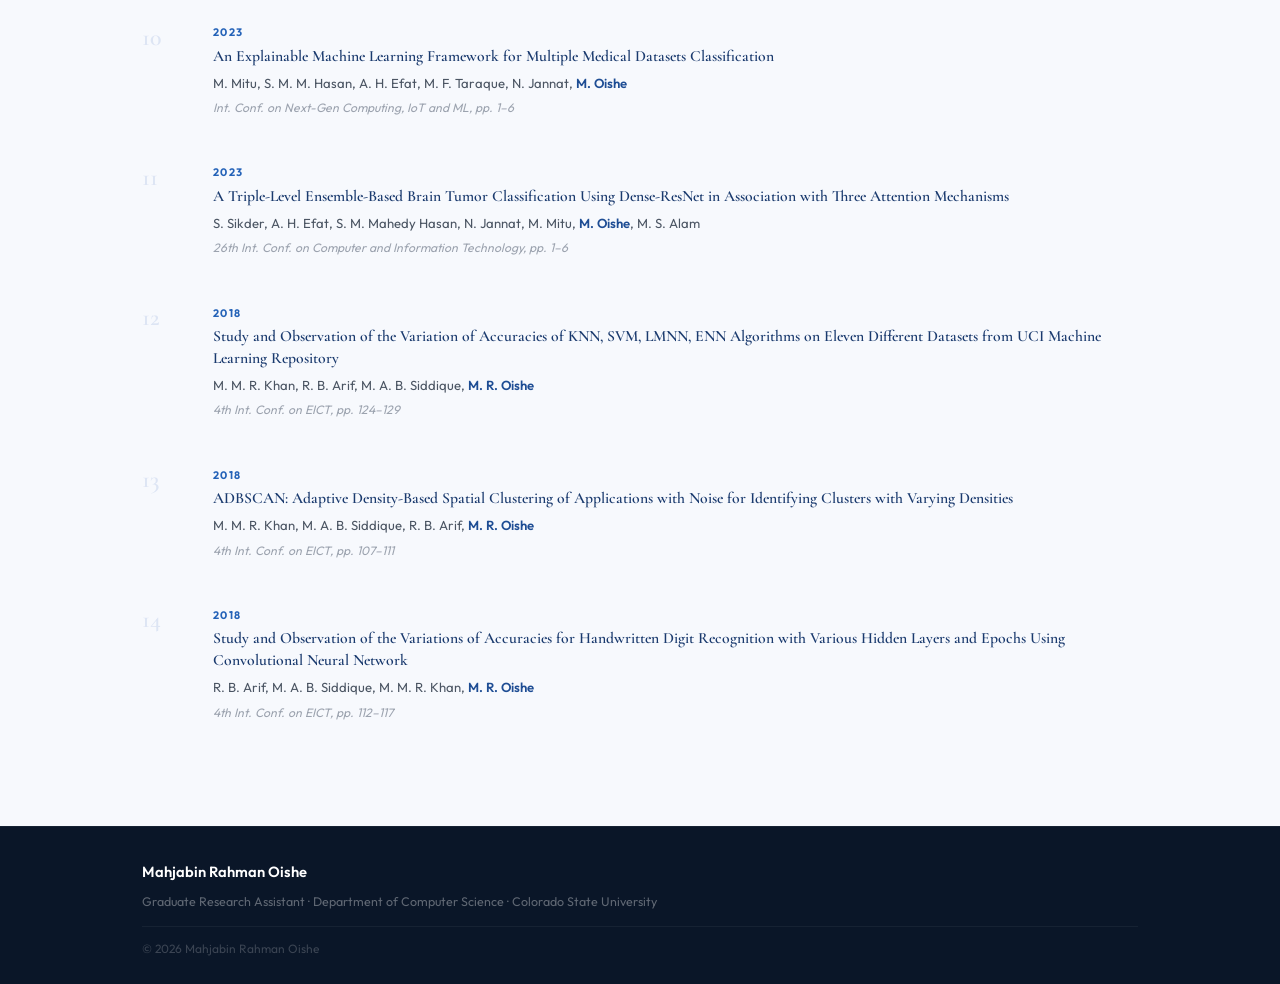
<file: publications.html>
<!DOCTYPE html>
<html lang="en">
<head>
  <meta charset="UTF-8">
  <meta name="viewport" content="width=device-width, initial-scale=1.0">
  <title>Publications | Mahjabin Rahman Oishe</title>
  <link rel="preconnect" href="https://fonts.googleapis.com">
  <link rel="preconnect" href="https://fonts.gstatic.com" crossorigin>
  <link href="https://fonts.googleapis.com/css2?family=Cormorant+Garamond:ital,wght@0,400;0,600;1,400&family=Outfit:wght@300;400;500;600&display=swap" rel="stylesheet">
  <link rel="stylesheet" href="style.css">
</head>
<body>
  <header class="site-header">
    <div class="nav-inner">
      <a class="brand" href="index.html" style="display:flex;align-items:center;gap:.65rem;text-decoration:none;">
        <svg style="width:36px;height:36px;flex-shrink:0" viewBox="0 0 36 36" fill="none" xmlns="http://www.w3.org/2000/svg">
          <rect width="36" height="36" rx="8" fill="#1e3a8a"/>
          <path d="M7 25V11l5 7 5-7v14" stroke="#60a5fa" stroke-width="1.6" stroke-linecap="round" stroke-linejoin="round" fill="none"/>
          <path d="M19 11h5a3 3 0 010 6h-5m5 0l4 8" stroke="#93c5fd" stroke-width="1.6" stroke-linecap="round" stroke-linejoin="round" fill="none"/>
          <circle cx="28" cy="28" r="3.5" stroke="#2563eb" stroke-width="1.4" fill="none"/>
        </svg>
        <span style="font-family:Cormorant Garamond,Georgia,serif;font-size:1.05rem;font-weight:600;color:#1e293b;white-space:nowrap">Mahjabin Rahman <em style="font-style:italic;color:#2563eb">Oishe</em></span>
      </a>
      <button class="menu-toggle" aria-label="Toggle menu" aria-expanded="false">
        <span></span><span></span><span></span>
      </button>
      <nav class="nav-links">
        <a href="index.html">About</a>
        <a href="education.html">Education</a>
        <a href="experience.html">Experience</a>
        <a href="publications.html" class="active">Publications</a>
        <a href="projects.html">Projects</a>
        <a href="contact.html">Contact</a>
      </nav>
    </div>
  </header>

  <!-- Dark hero with stat counters -->
  <section class="page-hero pub-hero">
    <div class="ph-inner">
      <p class="ph-eyebrow">Research Output</p>
      <h1>Publications</h1>
      
    </div>
    <div class="ph-grid" aria-hidden="true"></div>
  </section>

  <main class="page-main">
    <div class="pm-inner">

      <div class="pub-list-stack">

        <a href="https://scholar.google.com/scholar?q=Breaking+the+Mold%3A+ViT-CNN+Fusion+for+Enhanced+Glaucoma+Prediction+in+OCT+Images" target="_blank" rel="noopener" style="display: block;">
          <article class="pls-item">
            <div class="pls-num">01</div>
            <div class="pls-body">
              <div class="pls-year">2025</div>
              <h3>Breaking the Mold: ViT-CNN Fusion for Enhanced Glaucoma Prediction in OCT Images</h3>
              <p><strong>M. R. Oishe</strong>, S. M. M. Hasan, M. F. Zibran</p>
              <span class="pls-venue">Artificial Intelligence and Soft Computing, pp. 326–344</span>
            </div>
          </article>
        </a>

        <a href="https://scholar.google.com/scholar?q=Enhancing+Glaucoma+Prediction+in+OCT+Images+Using+Machine+Learning+Based+on+HOG+Features" target="_blank" rel="noopener" style="display: block;">
          <article class="pls-item">
            <div class="pls-num">02</div>
            <div class="pls-body">
              <div class="pls-year">2023</div>
              <h3>Enhancing Glaucoma Prediction in OCT Images Using Machine Learning Based on HOG Features</h3>
              <p><strong>M. R. Oishe</strong>, S. M. M. Hasan, A. Y. Srizon, A. H. Efat, N. Jannat, M. Mitu, M. F. Faruk</p>
              <span class="pls-venue">11th ICIEV &amp; 6th ICIVPR</span>
            </div>
          </article>
        </a>

        <a href="https://scholar.google.com/scholar?q=Preventing+Skin+Cancer+Through+Improved+Skin+Lesion+Recognition%3A+Attention-Triplet+and+Multi-Layer+Ensemble+CNN" target="_blank" rel="noopener" style="display: block;">
          <article class="pls-item">
            <div class="pls-num">03</div>
            <div class="pls-body">
              <div class="pls-year">2023</div>
              <h3>Preventing Skin Cancer Through Improved Skin Lesion Recognition: Attention-Triplet and Multi-Layer Ensemble CNN</h3>
              <p>A. H. Efat, S. M. M. Hasan, N. Jannat, <strong>M. R. Oishe</strong>, M. F. Taraque, M. Mitu, M. F. Faruk, A. Y. Srizon</p>
              <span class="pls-venue">2nd Int. Conf. on Big Data, IoT and Machine Learning, Dhaka</span>
            </div>
          </article>
        </a>

        <a href="https://scholar.google.com/scholar?q=Tri+focus+net%3A+A+cnn-based+model+with+integrated+attention+modules+for+pest+and+insect+detection+in+agriculture" target="_blank" rel="noopener" style="display: block;">
          <article class="pls-item">
            <div class="pls-num">04</div>
            <div class="pls-body">
              <div class="pls-year">2023</div>
              <h3>Tri focus net: A cnn-based model with integrated attention modules for pest and insect detection in agriculture</h3>
              <p>A. S. M. M. Fahim, A. H. Efat, S. M. M. Hasan, <strong>M. R. Oishe</strong>, N. Jannat, M. Mitu</p>
              <span class="pls-venue">International conference on trends in electronics and health informatics, pp. 225-240</span>
            </div>
          </article>
        </a>

        <a href="https://scholar.google.com/scholar?q=Efficient+Detection+of+Crop+Leaf+Diseases%3A+Lightweight+CNN+for+Enhanced+Agricultural+Productivity" target="_blank" rel="noopener" style="display: block;">
          <article class="pls-item">
            <div class="pls-num">05</div>
            <div class="pls-body">
              <div class="pls-year">2023</div>
              <h3>Efficient Detection of Crop Leaf Diseases: Lightweight CNN for Enhanced Agricultural Productivity</h3>
              <p>N. Jannat, S. M. Mahedy Hasan, A. Y. Srizon, <strong>M. Oishe</strong>, A. H. Efat, M. F. Taraque, M. Mitu, M. F. Faruk</p>
              <span class="pls-venue">Int. Conf. on ICT for Sustainable Development, pp. 99–103</span>
            </div>
          </article>
        </a>

        <a href="https://scholar.google.com/scholar?q=Revolutionizing+Pest+Detection+for+Sustainable+Agriculture%3A+Transfer+Learning+Fusion+Network" target="_blank" rel="noopener" style="display: block;">
          <article class="pls-item">
            <div class="pls-num">06</div>
            <div class="pls-body">
              <div class="pls-year">2023</div>
              <h3>Revolutionizing Pest Detection for Sustainable Agriculture: A Transfer Learning Fusion Network with Attention-Triplet and Multi-Layer Ensemble</h3>
              <p>N. Haque, A. H. Efat, S. M. Mahedy Hasan, N. Jannat, <strong>M. Oishe</strong>, M. Mitu</p>
              <span class="pls-venue">26th Int. Conf. on Computer and Information Technology, pp. 1–6</span>
            </div>
          </article>
        </a>

        <a href="https://scholar.google.com/scholar?q=Skin+Lesion+Classification+Through+Sequential+Triple+Attention+DenseNet" target="_blank" rel="noopener" style="display: block;">
          <article class="pls-item">
            <div class="pls-num">07</div>
            <div class="pls-body">
              <div class="pls-year">2023</div>
              <h3>Skin Lesion Classification Through Sequential Triple Attention DenseNet: Diverse Utilization of the Combination of Attention Modules</h3>
              <p>S. Shafin, A. H. Efat, S. M. Mahedy Hasan, N. Jannat, <strong>M. Oishe</strong>, M. Mitu, M. U. Zaman</p>
              <span class="pls-venue">26th Int. Conf. on Computer and Information Technology, pp. 1–6</span>
            </div>
          </article>
        </a>

        <a href="https://scholar.google.com/scholar?q=Attention+Trinity+Net+and+DenseNet+Fusion+for+American+Sign+Language+Recognition" target="_blank" rel="noopener" style="display: block;">
          <article class="pls-item">
            <div class="pls-num">08</div>
            <div class="pls-body">
              <div class="pls-year">2023</div>
              <h3>Attention Trinity Net and DenseNet Fusion: Revolutionizing American Sign Language Recognition for Inclusive Communication</h3>
              <p>T. S. Joy, A. H. Efat, S. M. Mahedy Hasan, N. Jannat, <strong>M. Oishe</strong>, M. Mitu, A. S. M. Montashir Fahim</p>
              <span class="pls-venue">26th Int. Conf. on Computer and Information Technology, pp. 1–6</span>
            </div>
          </article>
        </a>

        <a href="https://ieeexplore.ieee.org/abstract/document/10427833" target="_blank" rel="noopener" style="display: block;">
          <article class="pls-item">
            <div class="pls-num">09</div>
            <div class="pls-body">
              <div class="pls-year">2023</div>
              <h3>Evaluating the Efficacy of Feature Selection Methods in Cardiovascular Disease Prediction with Machine Learning</h3>
              <p>R. Haque, S. M. M. Hasan, A. Y. Srizon, A. H. Efat, M. F. Faruk, <strong>M. Oishe</strong>, N. Jannat, M. Mitu</p>
              <span class="pls-venue">6th Int. Conf. on EICT, pp. 1–6</span>
            </div>
          </article>
        </a>

        <a href="https://scholar.google.com/scholar?q=An+Explainable+Machine+Learning+Framework+for+Multiple+Medical+Datasets+Classification" target="_blank" rel="noopener" style="display: block;">
          <article class="pls-item">
            <div class="pls-num">10</div>
            <div class="pls-body">
              <div class="pls-year">2023</div>
              <h3>An Explainable Machine Learning Framework for Multiple Medical Datasets Classification</h3>
              <p>M. Mitu, S. M. M. Hasan, A. H. Efat, M. F. Taraque, N. Jannat, <strong>M. Oishe</strong></p>
              <span class="pls-venue">Int. Conf. on Next-Gen Computing, IoT and ML, pp. 1–6</span>
            </div>
          </article>
        </a>

        <a href="https://ieeexplore.ieee.org/abstract/document/10441290" target="_blank" rel="noopener" style="display: block;">
          <article class="pls-item">
            <div class="pls-num">11</div>
            <div class="pls-body">
              <div class="pls-year">2023</div>
              <h3>A Triple-Level Ensemble-Based Brain Tumor Classification Using Dense-ResNet in Association with Three Attention Mechanisms</h3>
              <p>S. Sikder, A. H. Efat, S. M. Mahedy Hasan, N. Jannat, M. Mitu, <strong>M. Oishe</strong>, M. S. Alam</p>
              <span class="pls-venue">26th Int. Conf. on Computer and Information Technology, pp. 1–6</span>
            </div>
          </article>
        </a>

        <a href="https://ieeexplore.ieee.org/abstract/document/8628041" target="_blank" rel="noopener" style="display: block;">
          <article class="pls-item">
            <div class="pls-num">12</div>
            <div class="pls-body">
              <div class="pls-year">2018</div>
              <h3>Study and Observation of the Variation of Accuracies of KNN, SVM, LMNN, ENN Algorithms on Eleven Different Datasets from UCI Machine Learning Repository</h3>
              <p>M. M. R. Khan, R. B. Arif, M. A. B. Siddique, <strong>M. R. Oishe</strong></p>
              <span class="pls-venue">4th Int. Conf. on EICT, pp. 124–129</span>
            </div>
          </article>
        </a>

        <a href="https://ieeexplore.ieee.org/abstract/document/8628138" target="_blank" rel="noopener" style="display: block;">
          <article class="pls-item">
            <div class="pls-num">13</div>
            <div class="pls-body">
              <div class="pls-year">2018</div>
              <h3>ADBSCAN: Adaptive Density-Based Spatial Clustering of Applications with Noise for Identifying Clusters with Varying Densities</h3>
              <p>M. M. R. Khan, M. A. B. Siddique, R. B. Arif, <strong>M. R. Oishe</strong></p>
              <span class="pls-venue">4th Int. Conf. on EICT, pp. 107–111</span>
            </div>
          </article>
        </a>

        <a href="https://ieeexplore.ieee.org/abstract/document/8628078" target="_blank" rel="noopener" style="display: block;">
          <article class="pls-item">
            <div class="pls-num">14</div>
            <div class="pls-body">
              <div class="pls-year">2018</div>
              <h3>Study and Observation of the Variations of Accuracies for Handwritten Digit Recognition with Various Hidden Layers and Epochs Using Convolutional Neural Network</h3>
              <p>R. B. Arif, M. A. B. Siddique, M. M. R. Khan, <strong>M. R. Oishe</strong></p>
              <span class="pls-venue">4th Int. Conf. on EICT, pp. 112–117</span>
            </div>
          </article>
        </a>

      </div>
    </div>
  </main>

  <footer class="site-footer">
    <div class="footer-inner">
      <div class="footer-left">
        <strong>Mahjabin Rahman Oishe</strong>
        <span>Graduate Research Assistant · Department of Computer Science · Colorado State University</span>
      </div>
      <p class="footer-copy">© 2026 Mahjabin Rahman Oishe</p>
    </div>
  </footer>
  <script src="script.js"></script>
</body>
</html>
</file>
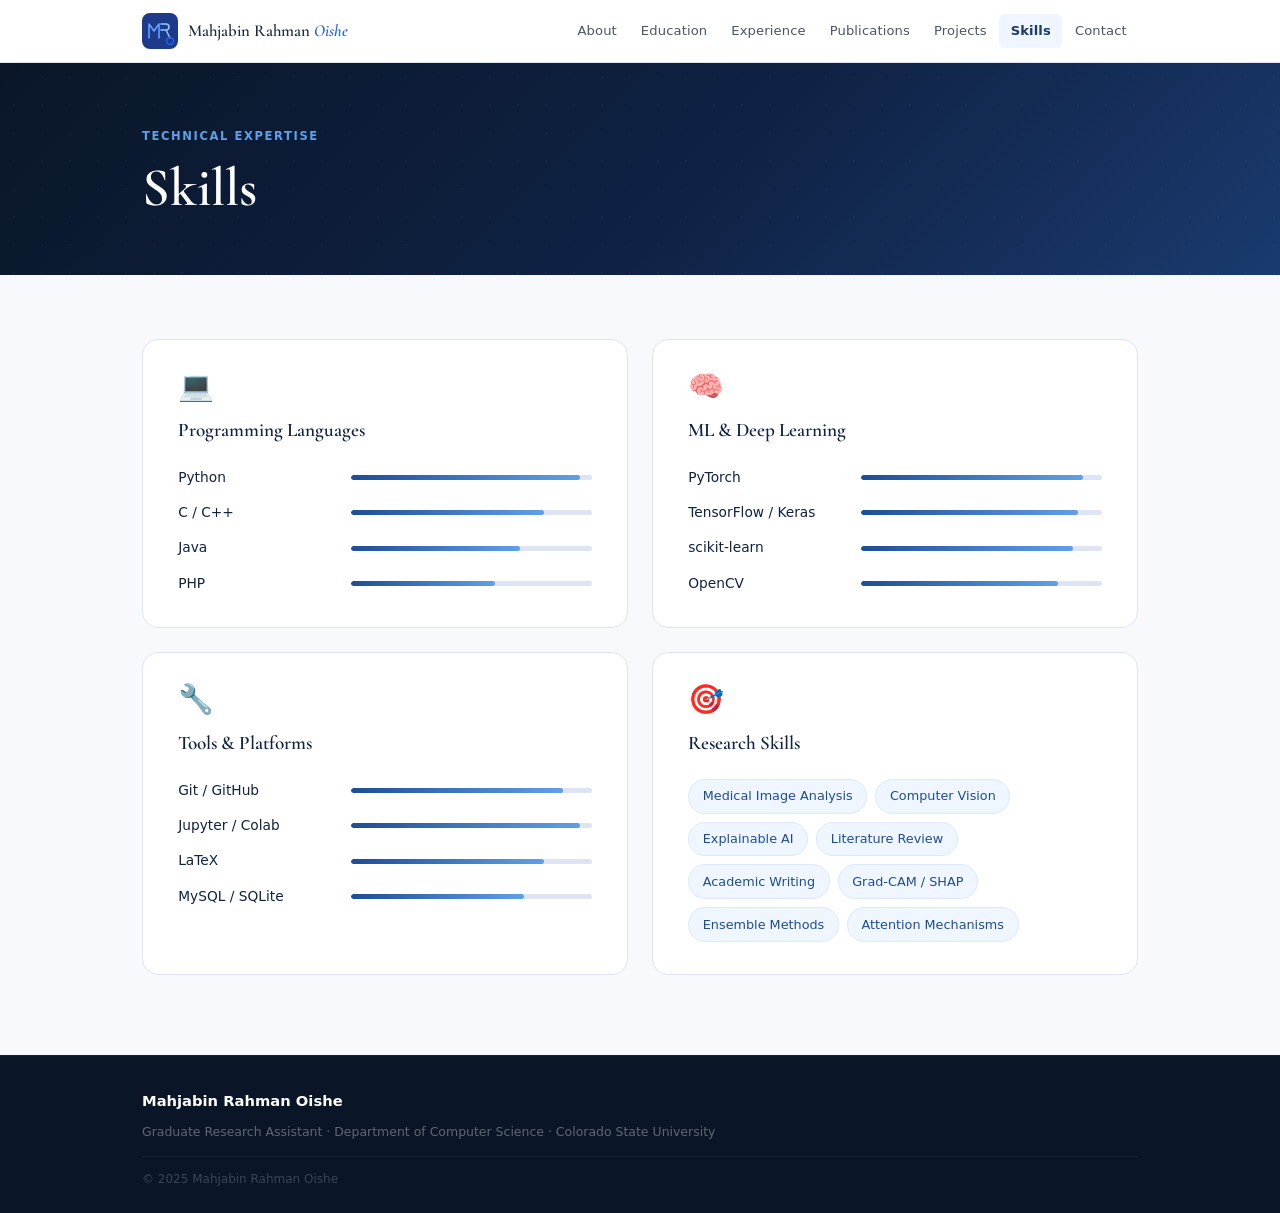
<file: skills.html>
<!DOCTYPE html>
<html lang="en">
<head>
  <meta charset="UTF-8">
  <meta name="viewport" content="width=device-width, initial-scale=1.0">
  <title>Skills | Mahjabin Rahman Oishe</title>
  <link rel="preconnect" href="https://fonts.googleapis.com">
  <link rel="preconnect" href="https://fonts.gstatic.com" crossorigin>
  <link href="https://fonts.googleapis.com/css2?family=Cormorant+Garamond:ital,wght@0,300;0,400;0,600;1,400&family=DM+Sans:wght@300;400;500;600&display=swap" rel="stylesheet">
  <link rel="stylesheet" href="style.css">
</head>
<body>
  <header class="site-header">
    <div class="nav-inner">
      <a class="brand" href="index.html" style="display:flex;align-items:center;gap:.65rem;text-decoration:none;"><svg style="width:36px;height:36px;flex-shrink:0" viewBox="0 0 36 36" fill="none" xmlns="http://www.w3.org/2000/svg"><rect width="36" height="36" rx="8" fill="#1e3a8a"/><path d="M7 25V11l5 7 5-7v14" stroke="#60a5fa" stroke-width="1.6" stroke-linecap="round" stroke-linejoin="round" fill="none"/><path d="M19 11h5a3 3 0 010 6h-5m5 0l4 8" stroke="#93c5fd" stroke-width="1.6" stroke-linecap="round" stroke-linejoin="round" fill="none"/><circle cx="28" cy="28" r="3.5" stroke="#2563eb" stroke-width="1.4" fill="none"/></svg><span style="font-family:Cormorant Garamond,Georgia,serif;font-size:1.05rem;font-weight:600;color:#1e293b;white-space:nowrap">Mahjabin Rahman <em style="font-style:italic;color:#2563eb">Oishe</em></span></a>
      <button class="menu-toggle" aria-label="Toggle menu" aria-expanded="false"><span></span><span></span><span></span></button>
      <nav class="nav-links">
        <a href="index.html">About</a>
        <a href="education.html">Education</a>
        <a href="experience.html">Experience</a>
        <a href="publications.html">Publications</a>
        <a href="projects.html">Projects</a>
        <a href="skills.html" class="active">Skills</a>
        
        <a href="contact.html">Contact</a>
      </nav>
    </div>
  </header>

  <section class="page-hero">
    <div class="ph-inner">
      <p class="ph-eyebrow">Technical Expertise</p>
      <h1>Skills</h1>
    </div>
  </section>

  <main class="page-main">
    <div class="pm-inner">

      <div class="skills-grid">

        <div class="skill-block">
          <div class="sb-icon">💻</div>
          <h3>Programming Languages</h3>
          <ul class="skill-list">
            <li><span class="skill-name">Python</span><div class="skill-bar"><div class="skill-fill" style="width:95%"></div></div></li>
            <li><span class="skill-name">C / C++</span><div class="skill-bar"><div class="skill-fill" style="width:80%"></div></div></li>
            <li><span class="skill-name">Java</span><div class="skill-bar"><div class="skill-fill" style="width:70%"></div></div></li>
            <li><span class="skill-name">PHP</span><div class="skill-bar"><div class="skill-fill" style="width:60%"></div></div></li>
          </ul>
        </div>

        <div class="skill-block">
          <div class="sb-icon">🧠</div>
          <h3>ML &amp; Deep Learning</h3>
          <ul class="skill-list">
            <li><span class="skill-name">PyTorch</span><div class="skill-bar"><div class="skill-fill" style="width:92%"></div></div></li>
            <li><span class="skill-name">TensorFlow / Keras</span><div class="skill-bar"><div class="skill-fill" style="width:90%"></div></div></li>
            <li><span class="skill-name">scikit-learn</span><div class="skill-bar"><div class="skill-fill" style="width:88%"></div></div></li>
            <li><span class="skill-name">OpenCV</span><div class="skill-bar"><div class="skill-fill" style="width:82%"></div></div></li>
          </ul>
        </div>

        <div class="skill-block">
          <div class="sb-icon">🔧</div>
          <h3>Tools &amp; Platforms</h3>
          <ul class="skill-list">
            <li><span class="skill-name">Git / GitHub</span><div class="skill-bar"><div class="skill-fill" style="width:88%"></div></div></li>
            <li><span class="skill-name">Jupyter / Colab</span><div class="skill-bar"><div class="skill-fill" style="width:95%"></div></div></li>
            <li><span class="skill-name">LaTeX</span><div class="skill-bar"><div class="skill-fill" style="width:80%"></div></div></li>
            <li><span class="skill-name">MySQL / SQLite</span><div class="skill-bar"><div class="skill-fill" style="width:72%"></div></div></li>
          </ul>
        </div>

        <div class="skill-block">
          <div class="sb-icon">🎯</div>
          <h3>Research Skills</h3>
          <ul class="skill-pill-list">
            <span>Medical Image Analysis</span>
            <span>Computer Vision</span>
            <span>Explainable AI</span>
            <span>Literature Review</span>
            <span>Academic Writing</span>
            <span>Grad-CAM / SHAP</span>
            <span>Ensemble Methods</span>
            <span>Attention Mechanisms</span>
          </ul>
        </div>

      </div>
    </div>
  </main>

  <footer class="site-footer">
    <div class="footer-inner">
      <div class="footer-left">
        <strong>Mahjabin Rahman Oishe</strong>
        <span>Graduate Research Assistant · Department of Computer Science · Colorado State University</span>
      </div>
      <p class="footer-copy">© 2025 Mahjabin Rahman Oishe</p>
    </div>
  </footer>
  <script src="script.js"></script>
</body>
</html>
</file>
<file: style.css>
/* ═══════════════════════════════════════════════════════════════
   MAHJABIN RAHMAN OISHE — Personal Academic Website
   Palette: Shaded Blue tones · Clean White body · Blue accents
   ═══════════════════════════════════════════════════════════════ */

:root {
  /* Shaded blue palette */
  --blue-950: #0a1628;
  --blue-900: #0f2244;
  --blue-800: #1a3a6e;
  --blue-700: #1e4d94;
  --blue-600: #2563b8;
  --blue-500: #3b82d4;
  --blue-400: #60a0e8;
  --blue-200: #bdd5f5;
  --blue-100: #dbeafe;
  --blue-50:  #eff6ff;

  /* Accent — muted steel blue for chips/tags */
  --accent:       #2563b8;
  --accent-light: #60a0e8;
  --accent-dim:   rgba(37,99,184,0.18);
  --accent-bg:    rgba(37,99,184,0.07);

  --white:    #ffffff;
  --off:      #f7f9fd;
  --surface:  #eef3fb;
  --text:     #111827;
  --muted:    #4b5563;
  --faint:    #9ca3af;
  --line:     #dde5f4;

  --font-serif: 'Cormorant Garamond', Georgia, serif;
  --font-sans:  'Outfit', system-ui, -apple-system, sans-serif;
  --radius:     10px;
  --radius-lg:  16px;
  --container:  1060px;
  --shadow:     0 2px 16px rgba(10,22,40,0.08);
  --shadow-md:  0 6px 32px rgba(10,22,40,0.13);
}

/* ── Reset ─────────────────────────────────────────────────── */
*, *::before, *::after { box-sizing: border-box; margin: 0; padding: 0; }
html { scroll-behavior: smooth; }
body {
  font-family: var(--font-sans);
  color: var(--text);
  background: var(--white);
  line-height: 1.7;
  -webkit-font-smoothing: antialiased;
}
a { color: inherit; text-decoration: none; }
img { max-width: 100%; display: block; }
ul { list-style: none; }
strong { font-weight: 600; }

/* ══════════════════════════════════════════════════════════════
   NAVIGATION
   ══════════════════════════════════════════════════════════════ */
.site-header {
  position: sticky;
  top: 0;
  z-index: 200;
  background: rgba(255,255,255,0.96);
  backdrop-filter: blur(14px);
  -webkit-backdrop-filter: blur(14px);
  border-bottom: 1px solid var(--line);
}
.nav-inner {
  max-width: var(--container);
  margin: 0 auto;
  padding: 0 2rem;
  height: 62px;
  display: flex;
  align-items: center;
  justify-content: space-between;
  gap: 1.5rem;
}

/* ── Logo brand ── */
.brand {
  display: flex;
  align-items: center;
  gap: 0.65rem;
  text-decoration: none;
  flex-shrink: 0;
}
.brand-logo {
  display: flex;
  align-items: center;
  justify-content: center;
  flex-shrink: 0;
  border-radius: 8px;
  overflow: hidden;
  box-shadow: 0 2px 8px rgba(37,99,184,0.25);
  transition: box-shadow 0.2s, transform 0.2s;
}
.brand:hover .brand-logo {
  box-shadow: 0 4px 16px rgba(37,99,184,0.35);
  transform: translateY(-1px);
}
.brand-text {
  font-family: var(--font-serif);
  font-size: 1.1rem;
  font-weight: 600;
  color: var(--blue-900);
  white-space: nowrap;
}
.brand-text em {
  font-style: italic;
  color: var(--blue-600);
}

.nav-links {
  display: flex;
  align-items: center;
  gap: 0.1rem;
  flex-wrap: wrap;
}
.nav-links a {
  padding: 0.35rem 0.7rem;
  font-size: 0.82rem;
  font-weight: 500;
  color: var(--muted);
  border-radius: 6px;
  letter-spacing: 0.01em;
  transition: color 0.15s, background 0.15s;
}
.nav-links a:hover { color: var(--blue-800); background: var(--blue-50); }
.nav-links a.active {
  color: var(--blue-800);
  background: var(--blue-50);
  font-weight: 600;
}
.menu-toggle {
  display: none;
  flex-direction: column;
  gap: 5px;
  background: none;
  border: none;
  cursor: pointer;
  padding: 6px;
  flex-shrink: 0;
}
.menu-toggle span {
  display: block;
  width: 22px;
  height: 2px;
  background: var(--blue-900);
  border-radius: 2px;
  transition: all 0.25s;
}

/* ══════════════════════════════════════════════════════════════
   HERO — UNIQUE HOMEPAGE DESIGN
   ══════════════════════════════════════════════════════════════ */
.hero-about {
  background: linear-gradient(135deg, var(--blue-950) 0%, var(--blue-900) 45%, var(--blue-800) 100%);
  position: relative;
  overflow: hidden;
}

/* Geometric background decorations */
.hero-geo { position: absolute; inset: 0; pointer-events: none; }
.geo-circle {
  position: absolute;
  border-radius: 50%;
  border: 1px solid rgba(255,255,255,0.04);
}
.geo-c1 {
  width: 600px; height: 600px;
  right: -120px; top: -200px;
  border-color: rgba(96,160,232,0.1);
  background: radial-gradient(ellipse, rgba(37,99,184,0.12) 0%, transparent 65%);
}
.geo-c2 {
  width: 350px; height: 350px;
  right: 80px; top: 60px;
  border-color: rgba(96,160,232,0.06);
}
.geo-dots {
  position: absolute;
  inset: 0;
  background-image: radial-gradient(rgba(255,255,255,0.025) 1px, transparent 1px);
  background-size: 30px 30px;
}

.hero-inner {
  max-width: var(--container);
  margin: 0 auto;
  padding: 5rem 2.5rem 3.5rem;
  display: grid;
  grid-template-columns: 1fr 380px;
  gap: 5rem;
  align-items: center;
  position: relative;
  z-index: 1;
}

/* ── Left text column ── */
.hero-text-col { color: var(--white); }

.hero-eyebrow {
  display: flex;
  align-items: center;
  gap: 0.6rem;
  font-size: 0.78rem;
  font-weight: 500;
  letter-spacing: 0.06em;
  color: var(--blue-400);
  margin-bottom: 1.4rem;
  text-transform: uppercase;
}
.hero-greeting-container {
  margin-bottom: -15px; /* Pulls your name closer to the greeting */
}

.hero-greeting {
  /* Font & Style */
  font-family: 'Cormorant Garamond', serif; 
  font-size: 3.8rem; 
  font-weight: 500;
  font-style: italic; 
  text-transform: none; 
  color: #FFD700; /* Yellow/Gold */
  
  /* Layout for Animation */
  display: inline-block;
  overflow: hidden; 
  white-space: nowrap; 
  border-right: 3px solid #FFD700; /* The typing cursor */
  width: 0; 
  
  /* Updated Animation: Stops blinking after 3 seconds */
  animation: 
    typing 2s steps(7, end) forwards, 
    blink-caret 0.75s step-end 4, /* Blinks 4 times then stops */
    hide-cursor 0s forwards 3s; /* Ensures the line disappears at 3 seconds */
}

/* Typing Effect */
@keyframes typing {
  from { width: 0 }
  to { width: 7ch; } 
}

/* Cursor Blink Effect */
@keyframes blink-caret {
  from, to { border-color: transparent }
  50% { border-color: #FFD700; }
}

/* New Animation to hide the cursor line permanently */
@keyframes hide-cursor {
  to { border-right-color: transparent; }
}

/* Ensure no underline from previous versions */
.hero-greeting::after {
  content: none !important;
}
.eyebrow-dot {
  width: 7px; height: 7px;
  border-radius: 50%;
  background: var(--blue-400);
  flex-shrink: 0;
  animation: pulse-dot 2.5s ease-in-out infinite;
}
@keyframes pulse-dot {
  0%, 100% { opacity: 1; transform: scale(1); }
  50% { opacity: 0.5; transform: scale(0.75); }
}

.hero-name {
  font-family: var(--font-serif);
  font-size: clamp(2.6rem, 5.5vw, 4.2rem);
  font-weight: 600;
  line-height: 1.05;
  color: var(--white);
  margin-bottom: 1.4rem;
  letter-spacing: -0.01em;
}
.hero-name em {
  font-style: italic;
  color: var(--blue-400);
  display: inline-block;
}

.hero-intro {
  font-size: 1rem;
  color: rgba(255,255,255,0.68);
  line-height: 1.8;
  margin-bottom: 2rem;
  max-width: 480px;
  font-weight: 300;
}
.research-label {
  font-family: 'Outfit', sans-serif;
  font-size: 0.75rem;
  font-weight: 700;
  text-transform: uppercase;
  letter-spacing: 0.15em;
  color: rgba(255, 255, 255, 0.5); /* Dimmed white for a clean look */
  margin-bottom: 12px;
  margin-top: 30px;
  display: flex;
  align-items: center;
  gap: 15px;
}

/* This creates a stylish horizontal line after the text */
.research-label::after {
  content: "";
  height: 1px;
  flex-grow: 1;
  background: linear-gradient(90deg, rgba(255, 255, 255, 0.1), transparent);
}

.hero-domain-row {
  display: flex;
  flex-wrap: wrap;
  gap: 0.5rem;
  margin-bottom: 2.2rem;
}
.domain-pill {
  font-size: 0.72rem;
  font-weight: 500;
  padding: 0.3rem 0.85rem;
  background: rgba(255,255,255,0.07);
  border: 1px solid rgba(96,160,232,0.25);
  border-radius: 100px;
  color: rgba(255,255,255,0.7);
  letter-spacing: 0.03em;
  transition: background 0.2s, border-color 0.2s;
}
.domain-pill:hover {
  background: rgba(255,255,255,0.12);
  border-color: rgba(96,160,232,0.5);
}

.hero-actions {
  display: flex;
  flex-wrap: wrap;
  gap: 0.75rem;
}
.hbtn {
  display: inline-flex;
  align-items: center;
  gap: 0.5rem;
  padding: 0.65rem 1.3rem;
  border-radius: 8px;
  font-size: 0.85rem;
  font-weight: 500;
  cursor: pointer;
  transition: all 0.2s;
  white-space: nowrap;
}
.hbtn-primary {
  background: var(--blue-600);
  color: var(--white);
  border: 1px solid var(--blue-600);
  box-shadow: 0 4px 16px rgba(37,99,184,0.35);
}
.hbtn-primary:hover {
  background: var(--blue-500);
  border-color: var(--blue-500);
  box-shadow: 0 6px 24px rgba(37,99,184,0.45);
  transform: translateY(-1px);
}
.hbtn-outline {
  background: rgba(255,255,255,0.07);
  color: rgba(255,255,255,0.85);
  border: 1px solid rgba(255,255,255,0.18);
}
.hbtn-outline:hover {
  background: rgba(255,255,255,0.13);
  border-color: rgba(96,160,232,0.4);
}

/* ── Right photo column ── */
.hero-photo-col {
  position: relative;
  display: flex;
  align-items: center;
  justify-content: center;
}
.photo-frame {
  position: relative;
  width: 280px;
  height: 340px;
}
.photo-ring {
  width: 280px;
  height: 340px;
  border-radius: 24px;
  overflow: hidden;
  border: 3px solid rgba(96,160,232,0.35);
  box-shadow: 0 20px 60px rgba(0,0,0,0.5), 0 0 0 8px rgba(37,99,184,0.1);
  position: absolute;
  left: 50%;
  top: 50%;
  transform: translate(-50%, -50%);
  background: var(--blue-800);
}
.photo-ring img {
  width: 100%;
  height: 100%;
  object-fit: cover;
  object-position: top center;
}

/* Floating stat cards */
.float-card {
  position: absolute;
  background: rgba(255,255,255,0.1);
  backdrop-filter: blur(16px);
  -webkit-backdrop-filter: blur(16px);
  border: 1px solid rgba(255,255,255,0.15);
  border-radius: 12px;
  padding: 0.7rem 1rem;
  color: white;
  display: flex;
  flex-direction: column;
  gap: 0.1rem;
  z-index: 3;
  box-shadow: 0 8px 32px rgba(0,0,0,0.2);
  
  

}

.float-card:hover {
  transform: translateY(-8px) scale(1.02); /* Lifts the card up */
  border-color: rgba(255, 215, 0, 0.4); /* Glows yellow/gold on hover */
  box-shadow: 0 15px 40px rgba(255, 215, 0, 0.1);
}
.float-card strong {
  font-family: var(--font-serif);
  font-size: 1.4rem;
  font-weight: 600;
  color: white;
  line-height: 1;
}
.float-card span {
  font-size: 0.67rem;
  font-weight: 500;
  color: rgba(255,255,255,0.6);
  letter-spacing: 0.06em;
  text-transform: uppercase;
}

.float-card--tl {
  top: -10px;
  left: -30px;
  animation: float-a 4s ease-in-out infinite;
}
.float-card--br {
  bottom: -40px;
  right: -59px;
  animation: float-b 4s ease-in-out infinite 1s;
}
.float-card--br strong {
  font-family: var(--font-sans);
  font-size: 0.8rem;
  font-weight: 600;
}
@keyframes float-a {
  0%, 100% { transform: translateY(0); }
  50% { transform: translateY(-6px); }
}
@keyframes float-b {
  0%, 100% { transform: translateY(0); }
  50% { transform: translateY(6px); }
}


/* ── Stats bar at bottom of hero ── */
.hero-stats-bar {
  max-width: var(--container);
  margin: 0 auto;
  padding: 1.6rem 2.5rem;
  display: flex;
  align-items: center;
  gap: 0;
  border-top: 1px solid rgba(255,255,255,0.07);
  position: relative;
  z-index: 1;
}
.hero-stat {
  flex: 1;
  text-align: center;
  display: flex;
  flex-direction: column;
  gap: 0.2rem;
}
.hero-stat strong {
  font-family: var(--font-serif);
  font-size: 1.6rem;
  font-weight: 600;
  color: white;
  line-height: 1;
}
.hero-stat span {
  font-size: 0.68rem;
  font-weight: 500;
  letter-spacing: 0.1em;
  text-transform: uppercase;
  color: rgba(255,255,255,0.35);
}
.hstat-div {
  width: 1px;
  height: 36px;
  background: rgba(255,255,255,0.1);
  flex-shrink: 0;
}
.hero-stat--link {
  cursor: pointer;
  transition: opacity 0.2s;
  text-decoration: none;
}
.hero-stat--link strong {
  color: var(--blue-400);
  font-family: var(--font-sans);
  font-size: 0.9rem;
  font-weight: 600;
  transition: color 0.15s;
}
.hero-stat--link:hover strong { color: var(--blue-200); }

/* ══════════════════════════════════════════════════════════════
   ABOUT SECTION
   ══════════════════════════════════════════════════════════════ */
.about-section {
  background: var(--off);
  padding: 0;
}
.about-inner {
  max-width: var(--container);
  margin: 0 auto;
  padding: 4.5rem 2.5rem 4.5rem;
}
.about-label {
  font-family: var(--font-serif);
  font-size: 1.85rem;
  font-weight: 600;
  color: var(--blue-900);
  margin-bottom: 2rem;
  padding-bottom: 1rem;
  border-bottom: 2px solid var(--blue-100);
  display: flex;
  align-items: center;
  gap: 1rem;
}
.about-label::after {
  content: '';
  flex: 1;
  height: 2px;
  background: linear-gradient(to right, var(--blue-100), transparent);
}

/* Full-width prose layout (no repeated sidebar) */
.about-prose-layout {
  display: flex;
  flex-direction: column;
  gap: 2.2rem;
}
.about-bio p {
  font-size: 0.97rem;
  color: var(--muted);
  line-height: 1.9;
  margin-bottom: 1.2rem;
  max-width: 800px;
}
.about-bio p:last-child { margin-bottom: 0; }
.about-bio p strong { color: var(--blue-800); }

/* Contact pills in about section */
.about-contact-strip {
  display: flex;
  flex-wrap: wrap;
  gap: 0.65rem;
  padding-top: 0.5rem;
  border-top: 1px solid var(--line);
}
.contact-pill {
  display: inline-flex;
  align-items: center;
  gap: 0.5rem;
  font-size: 0.82rem;
  font-weight: 500;
  padding: 0.45rem 1rem;
  background: var(--white);
  color: var(--blue-700);
  border: 1px solid var(--blue-100);
  border-radius: 100px;
  transition: all 0.2s;
  text-decoration: none;
}
.contact-pill:hover {
  background: var(--blue-50);
  border-color: var(--blue-200);
  color: var(--blue-800);
  box-shadow: 0 2px 10px rgba(37,99,184,0.12);
  transform: translateY(-1px);
}

/* ══════════════════════════════════════════════════════════════
   PAGE HERO (inner pages)
   ══════════════════════════════════════════════════════════════ */
.page-hero {
  background: linear-gradient(135deg, var(--blue-950) 0%, var(--blue-900) 55%, var(--blue-800) 100%);
  position: relative;
  overflow: hidden;
}
.page-hero::before {
  content: '';
  position: absolute;
  inset: 0;
  background-image: radial-gradient(rgba(255,255,255,0.025) 1px, transparent 1px);
  background-size: 28px 28px;
}
.ph-inner {
  max-width: var(--container);
  margin: 0 auto;
  padding: 4rem 2rem 3.5rem;
  position: relative;
  z-index: 1;
}
.ph-eyebrow {
  font-size: 0.72rem;
  font-weight: 600;
  letter-spacing: 0.14em;
  text-transform: uppercase;
  color: var(--blue-400);
  margin-bottom: 0.8rem;
}
.ph-inner h1 {
  font-family: var(--font-serif);
  font-size: clamp(2.2rem, 5vw, 3.4rem);
  font-weight: 600;
  color: var(--white);
  line-height: 1.1;
}
.ph-stats {
  display: flex;
  gap: 2.5rem;
  margin-top: 2rem;
}
.ph-stat strong {
  display: block;
  font-family: var(--font-serif);
  font-size: 2.2rem;
  font-weight: 600;
  color: var(--white);
  line-height: 1;
}
.ph-stat span {
  font-size: 0.72rem;
  font-weight: 600;
  letter-spacing: 0.1em;
  text-transform: uppercase;
  color: rgba(255,255,255,0.4);
  margin-top: 0.3rem;
  display: block;
}

/* ══════════════════════════════════════════════════════════════
   PAGE MAIN (shared wrapper)
   ══════════════════════════════════════════════════════════════ */
.page-main { background: var(--off); min-height: 60vh; }
.pm-inner {
  max-width: var(--container);
  margin: 0 auto;
  padding: 4rem 2rem 5rem;
}
.page-intro {
  font-size: 1.05rem;
  color: var(--muted);
  max-width: 640px;
  line-height: 1.8;
  margin-bottom: 3rem;
}
.section-heading {
  font-family: var(--font-serif);
  font-size: 1.7rem;
  font-weight: 600;
  color: var(--blue-900);
  margin-bottom: 1.8rem;
  padding-bottom: 0.75rem;
  border-bottom: 1px solid var(--line);
}

/* ══════════════════════════════════════════════════════════════
   EDUCATION PAGE
   ══════════════════════════════════════════════════════════════ */
.edu-timeline { display: flex; flex-direction: column; gap: 1.5rem; }
.edu-card {
  background: var(--white);
  border: 1px solid var(--line);
  border-radius: var(--radius-lg);
  padding: 2rem 2.2rem;
  position: relative;
  transition: box-shadow 0.2s;
}
.edu-card:hover { box-shadow: var(--shadow-md); }
.edu-card--current {
  border-color: var(--blue-200);
  border-left: 4px solid var(--blue-600);
}
.edu-year-tag {
  display: inline-block;
  font-size: 0.72rem;
  font-weight: 600;
  letter-spacing: 0.1em;
  text-transform: uppercase;
  color: var(--blue-600);
  margin-bottom: 1rem;
}
.edu-degree-row {
  display: flex;
  align-items: flex-start;
  gap: 1.2rem;
  margin-bottom: 1.2rem;
}
.edu-badge {
  background: var(--blue-900);
  color: var(--white);
  font-size: 0.72rem;
  font-weight: 700;
  letter-spacing: 0.06em;
  padding: 0.3rem 0.7rem;
  border-radius: 6px;
  flex-shrink: 0;
  margin-top: 4px;
}
.edu-card h2 {
  font-family: var(--font-serif);
  font-size: 1.35rem;
  font-weight: 600;
  color: var(--blue-900);
  margin-bottom: 0.2rem;
  line-height: 1.3;
}
.edu-uni { font-size: 0.92rem; color: var(--blue-700); font-weight: 500; }
.edu-loc { font-size: 0.82rem; color: var(--faint); }
.edu-details {
  list-style: none;
  display: flex;
  flex-direction: column;
  gap: 0.3rem;
  padding-left: 0;
  margin-left: calc(1.2rem + 40px);
}
.edu-details li {
  font-size: 0.9rem;
  color: var(--muted);
  position: relative;
  padding-left: 1rem;
}
.edu-details li::before {
  content: '·';
  position: absolute;
  left: 0;
  color: var(--blue-600);
  font-weight: 700;
}

/* ══════════════════════════════════════════════════════════════
   RESEARCH PAGE
   ══════════════════════════════════════════════════════════════ */
.research-areas { display: flex; flex-direction: column; gap: 1.5rem; margin-bottom: 3.5rem; }
.ra-card {
  display: grid;
  grid-template-columns: 48px 1fr;
  gap: 1.5rem;
  background: var(--white);
  border: 1px solid var(--line);
  border-radius: var(--radius-lg);
  padding: 2rem 2.2rem;
  transition: box-shadow 0.2s, border-color 0.2s;
}
.ra-card:hover { box-shadow: var(--shadow-md); border-color: var(--blue-200); }
.ra-num {
  font-family: var(--font-serif);
  font-size: 2.2rem;
  font-weight: 600;
  color: var(--line);
  line-height: 1;
  padding-top: 4px;
}
.ra-body h2 {
  font-family: var(--font-serif);
  font-size: 1.3rem;
  font-weight: 600;
  color: var(--blue-900);
  margin-bottom: 0.6rem;
}
.ra-body p { font-size: 0.92rem; color: var(--muted); line-height: 1.75; margin-bottom: 1rem; }
.ra-tags { display: flex; flex-wrap: wrap; gap: 0.4rem; }
.ra-tags span {
  font-size: 0.72rem;
  font-weight: 500;
  padding: 0.2rem 0.7rem;
  background: var(--blue-50);
  color: var(--blue-700);
  border-radius: 100px;
}

/* Experience in Research page */
.exp-list { display: flex; flex-direction: column; gap: 1.2rem; }
.exp-item {
  background: var(--white);
  border: 1px solid var(--line);
  border-radius: var(--radius-lg);
  padding: 1.8rem 2rem;
}
.exp-meta { display: flex; gap: 1rem; align-items: flex-start; margin-bottom: 1rem; }
.exp-dot {
  width: 10px;
  height: 10px;
  border-radius: 50%;
  background: var(--blue-600);
  flex-shrink: 0;
  margin-top: 5px;
}
.exp-meta div { display: flex; flex-direction: column; gap: 0.1rem; }
.exp-date { font-size: 0.72rem; font-weight: 600; letter-spacing: 0.08em; text-transform: uppercase; color: var(--blue-600); }
.exp-meta strong { font-size: 1rem; color: var(--blue-900); }
.exp-org { font-size: 0.85rem; color: var(--muted); }
.exp-bullets { list-style: none; display: flex; flex-direction: column; gap: 0.4rem; }
.exp-bullets li {
  font-size: 0.88rem;
  color: var(--muted);
  padding-left: 1.2rem;
  position: relative;
}
.exp-bullets li::before { content: '→'; position: absolute; left: 0; color: var(--blue-600); font-size: 0.8rem; }

/* ══════════════════════════════════════════════════════════════
   PUBLICATIONS PAGE
   ══════════════════════════════════════════════════════════════ */
.pub-grid {
  display: grid;
  grid-template-columns: repeat(2, 1fr);
  gap: 1.2rem;
}
.pub-card {
  background: var(--white);
  border: 1px solid var(--line);
  border-radius: var(--radius-lg);
  padding: 1.6rem 1.8rem;
  display: flex;
  flex-direction: column;
  gap: 0.6rem;
  transition: box-shadow 0.2s, border-color 0.2s;
}
.pub-card:hover { box-shadow: var(--shadow-md); border-color: var(--blue-200); }
.pub-card-top { display: flex; gap: 0.5rem; align-items: center; }
.pub-tag {
  display: inline-block;
  font-size: 0.68rem;
  font-weight: 700;
  letter-spacing: 0.06em;
  text-transform: uppercase;
  padding: 0.2rem 0.6rem;
  border-radius: 4px;
}
.pub-tag--first { background: var(--accent-bg); color: var(--blue-700); border: 1px solid var(--accent-dim); }
.pub-tag--year { background: var(--blue-50); color: var(--blue-700); }
.pub-card h3 {
  font-family: var(--font-serif);
  font-size: 1.05rem;
  font-weight: 600;
  color: var(--blue-900);
  line-height: 1.4;
}
.pub-authors { font-size: 0.82rem; color: var(--muted); }
.pub-authors strong { color: var(--blue-700); }
.pub-venue { font-size: 0.78rem; color: var(--faint); font-style: italic; }
.pub-keywords { display: flex; flex-wrap: wrap; gap: 0.35rem; margin-top: 0.2rem; }
.pub-keywords span {
  font-size: 0.7rem;
  padding: 0.15rem 0.55rem;
  background: var(--blue-50);
  color: var(--blue-700);
  border-radius: 100px;
  font-weight: 500;
}

/* ══════════════════════════════════════════════════════════════
   PROJECTS PAGE
   ══════════════════════════════════════════════════════════════ */
.project-grid {
  display: grid;
  grid-template-columns: repeat(3, 1fr);
  gap: 1.4rem;
}
.project-card {
  background: var(--white);
  border: 1px solid var(--line);
  border-radius: var(--radius-lg);
  overflow: hidden;
  transition: box-shadow 0.22s, transform 0.22s;
  display: flex;
  flex-direction: column;
}
.project-card:hover { box-shadow: var(--shadow-md); transform: translateY(-3px); }
.proj-header {
  height: 90px;
  display: flex;
  align-items: center;
  justify-content: center;
  flex-shrink: 0;
  background: linear-gradient(135deg, var(--blue-50), var(--blue-100));
}
.proj-icon { font-size: 2.2rem; line-height: 1; }
.proj-body {
  padding: 1.4rem 1.5rem;
  display: flex;
  flex-direction: column;
  gap: 0.5rem;
  flex: 1;
}
.proj-tags { display: flex; gap: 0.4rem; flex-wrap: wrap; }
.proj-status {
  font-size: 0.67rem;
  font-weight: 700;
  letter-spacing: 0.06em;
  text-transform: uppercase;
  padding: 0.2rem 0.55rem;
  border-radius: 4px;
}
.proj-status--pub { background: var(--accent-bg); color: var(--blue-700); border: 1px solid var(--accent-dim); }
.proj-status--research { background: var(--blue-50); color: var(--blue-700); }
.proj-body h3 {
  font-family: var(--font-serif);
  font-size: 1rem;
  font-weight: 600;
  color: var(--blue-900);
  line-height: 1.35;
}
.proj-body p { font-size: 0.83rem; color: var(--muted); line-height: 1.65; }
.proj-tech {
  display: flex;
  flex-wrap: wrap;
  gap: 0.35rem;
  margin-top: auto;
  padding-top: 0.6rem;
}
.proj-tech span {
  font-size: 0.68rem;
  font-weight: 500;
  padding: 0.15rem 0.55rem;
  background: var(--surface);
  color: var(--muted);
  border: 1px solid var(--line);
  border-radius: 100px;
}

/* ══════════════════════════════════════════════════════════════
   SKILLS PAGE
   ══════════════════════════════════════════════════════════════ */
.skills-grid {
  display: grid;
  grid-template-columns: repeat(2, 1fr);
  gap: 1.5rem;
}
.skill-block {
  background: var(--white);
  border: 1px solid var(--line);
  border-radius: var(--radius-lg);
  padding: 2rem 2.2rem;
}
.sb-icon { font-size: 1.8rem; margin-bottom: 0.8rem; line-height: 1; }
.skill-block h3 {
  font-family: var(--font-serif);
  font-size: 1.2rem;
  font-weight: 600;
  color: var(--blue-900);
  margin-bottom: 1.2rem;
}
.skill-list { display: flex; flex-direction: column; gap: 0.75rem; }
.skill-list li {
  display: flex;
  align-items: center;
  gap: 0.8rem;
}
.skill-name {
  font-size: 0.86rem;
  color: var(--blue-900);
  font-weight: 500;
  width: 160px;
  flex-shrink: 0;
}
.skill-bar {
  flex: 1;
  height: 5px;
  background: var(--line);
  border-radius: 100px;
  overflow: hidden;
}
.skill-fill {
  height: 100%;
  background: linear-gradient(90deg, var(--blue-700), var(--blue-400));
  border-radius: 100px;
}
.skill-pill-list {
  display: flex;
  flex-wrap: wrap;
  gap: 0.5rem;
}
.skill-pill-list span {
  font-size: 0.8rem;
  font-weight: 500;
  padding: 0.35rem 0.85rem;
  background: var(--blue-50);
  color: var(--blue-700);
  border: 1px solid var(--blue-100);
  border-radius: 100px;
}

/* ══════════════════════════════════════════════════════════════
   TEACHING PAGE
   ══════════════════════════════════════════════════════════════ */
.teaching-role {
  background: var(--white);
  border: 1px solid var(--line);
  border-left: 4px solid var(--blue-600);
  border-radius: var(--radius-lg);
  padding: 2rem 2.2rem;
  margin-bottom: 3rem;
}
.tr-header {
  display: flex;
  justify-content: space-between;
  align-items: flex-start;
  gap: 1.5rem;
  flex-wrap: wrap;
  margin-bottom: 1rem;
}
.teaching-role h2 {
  font-family: var(--font-serif);
  font-size: 1.5rem;
  font-weight: 600;
  color: var(--blue-900);
  margin-bottom: 0.2rem;
}
.tr-org { font-size: 0.92rem; color: var(--blue-700); font-weight: 500; }
.tr-uni { font-size: 0.82rem; color: var(--faint); }
.tr-date {
  font-size: 0.75rem;
  font-weight: 700;
  letter-spacing: 0.08em;
  text-transform: uppercase;
  color: var(--blue-600);
  white-space: nowrap;
}
.tr-note { font-size: 0.88rem; color: var(--muted); }
.tr-note strong { color: var(--blue-900); }

.course-grid {
  display: grid;
  grid-template-columns: repeat(3, 1fr);
  gap: 1.2rem;
}
.course-card {
  background: var(--white);
  border: 1px solid var(--line);
  border-radius: var(--radius-lg);
  padding: 1.6rem 1.8rem;
  transition: box-shadow 0.2s, transform 0.2s;
}
.course-card:hover { box-shadow: var(--shadow-md); transform: translateY(-2px); }
.course-icon { font-size: 1.8rem; margin-bottom: 0.8rem; line-height: 1; }
.course-card h3 {
  font-family: var(--font-serif);
  font-size: 1rem;
  font-weight: 600;
  color: var(--blue-900);
  margin-bottom: 0.5rem;
  line-height: 1.3;
}
.course-card p { font-size: 0.82rem; color: var(--muted); line-height: 1.65; }

/* ══════════════════════════════════════════════════════════════
   CONTACT PAGE
   ══════════════════════════════════════════════════════════════ */
.contact-grid {
  display: grid;
  grid-template-columns: repeat(2, 1fr);
  gap: 1.2rem;
  margin-bottom: 3rem;
}
.contact-card {
  display: flex;
  align-items: center;
  gap: 1.2rem;
  background: var(--white);
  border: 1px solid var(--line);
  border-radius: var(--radius-lg);
  padding: 1.6rem 1.8rem;
  transition: box-shadow 0.2s, border-color 0.2s, transform 0.2s;
}
.contact-card:hover {
  box-shadow: var(--shadow-md);
  border-color: var(--blue-200);
  transform: translateY(-2px);
}
.cc-icon-wrap {
  width: 48px;
  height: 48px;
  border-radius: 12px;
  background: var(--blue-50);
  color: var(--blue-800);
  display: flex;
  align-items: center;
  justify-content: center;
  flex-shrink: 0;
}
.cc-body { flex: 1; display: flex; flex-direction: column; gap: 0.15rem; }
.cc-body strong { font-size: 0.92rem; color: var(--blue-900); }
.cc-body span { font-size: 0.82rem; color: var(--muted); }
.cc-body em { font-size: 0.75rem; color: var(--faint); font-style: normal; }
.cc-arrow { font-size: 1.2rem; color: var(--faint); flex-shrink: 0; transition: color 0.15s, transform 0.15s; }
.contact-card:hover .cc-arrow { color: var(--blue-600); transform: translateX(2px); }

.affiliation-block {
  background: var(--white);
  border: 1px solid var(--line);
  border-left: 4px solid var(--blue-600);
  border-radius: var(--radius-lg);
  padding: 1.8rem 2rem;
}
.affiliation-block h3 {
  font-family: var(--font-serif);
  font-size: 1rem;
  font-weight: 600;
  color: var(--blue-900);
  margin-bottom: 0.6rem;
}
.affiliation-block p { font-size: 0.88rem; color: var(--muted); line-height: 1.8; }

/* ══════════════════════════════════════════════════════════════
   FOOTER
   ══════════════════════════════════════════════════════════════ */
.site-footer {
  background: var(--blue-950);
  border-top: 1px solid rgba(255,255,255,0.05);
  padding: 2rem 0 1.5rem;
}
.footer-inner {
  max-width: var(--container);
  margin: 0 auto;
  padding: 0 2rem;
}
.footer-left { margin-bottom: 0.75rem; }
.footer-left strong { display: block; color: var(--white); font-size: 0.92rem; margin-bottom: 0.2rem; }
.footer-left span { font-size: 0.78rem; color: rgba(255,255,255,0.35); }
.footer-copy { font-size: 0.75rem; color: rgba(255,255,255,0.2); padding-top: 0.75rem; border-top: 1px solid rgba(255,255,255,0.05); }

/* ══════════════════════════════════════════════════════════════
   ANIMATIONS
   ══════════════════════════════════════════════════════════════ */
.fade-up {
  opacity: 0;
  transform: translateY(22px);
  transition: opacity 0.55s ease, transform 0.55s ease;
}
.fade-up.visible { opacity: 1; transform: none; }

/* ══════════════════════════════════════════════════════════════
   RESPONSIVE
   ══════════════════════════════════════════════════════════════ */
@media (max-width: 900px) {
  .hero-inner {
    grid-template-columns: 1fr;
    padding: 3.5rem 2rem 2.5rem;
    gap: 3rem;
  }
  .hero-photo-col {
    order: -1;
    justify-content: flex-start;
  }
  .photo-frame { width: 200px; height: 240px; }
  .photo-ring { width: 170px; height: 210px; }
  .float-card--tl { top: -5px; left: -10px; }
  .float-card--br { bottom: 0px; right: -10px; }

  .hero-stats-bar { flex-wrap: wrap; gap: 1.5rem; justify-content: center; padding: 1.4rem 2rem; }
  .hstat-div { display: none; }
  .hero-stat { min-width: 80px; }

  .about-layout { grid-template-columns: 1fr; gap: 2.5rem; }
  .pub-grid { grid-template-columns: 1fr; }
  .project-grid { grid-template-columns: repeat(2, 1fr); }
  .course-grid { grid-template-columns: repeat(2, 1fr); }
  .skills-grid { grid-template-columns: 1fr; }
  .contact-grid { grid-template-columns: 1fr; }
  .ra-card { grid-template-columns: 1fr; }
  .ra-num { display: none; }
}

@media (max-width: 640px) {
  .nav-links {
    display: none;
    flex-direction: column;
    position: absolute;
    top: 62px; left: 0; right: 0;
    background: var(--white);
    border-bottom: 1px solid var(--line);
    padding: 0.5rem 1.5rem 1rem;
    gap: 0;
  }
  .nav-links.open { display: flex; }
  .nav-links a { padding: 0.65rem 0; border-bottom: 1px solid var(--line); border-radius: 0; font-size: 0.9rem; }
  .nav-links a:last-child { border-bottom: none; }
  .menu-toggle { display: flex; }

  .brand-text { font-size: 0.95rem; }

  .hero-inner { padding: 3rem 1.25rem 2rem; gap: 2rem; }
  .hero-actions { flex-direction: column; }
  .hbtn { width: 100%; justify-content: center; }
  .photo-frame { width: 160px; height: 190px; }
  .photo-ring { width: 140px; height: 170px; }
  .float-card { display: none; }

  .about-inner { padding: 3rem 1.25rem 2.5rem; }
  .about-bio p { font-size: 0.92rem; }

  .project-grid { grid-template-columns: 1fr; }
  .course-grid { grid-template-columns: 1fr; }
  .pub-grid { grid-template-columns: 1fr; }
  .ph-stats { gap: 1.5rem; flex-wrap: wrap; }
  .pm-inner { padding: 2.5rem 1.25rem 3.5rem; }
  .ph-inner { padding: 3rem 1.25rem 2.5rem; }
  .edu-details { margin-left: 0; }
}

/* ══════════════════════════════════════════════════════════════
   COLLABORATION SECTION
   ══════════════════════════════════════════════════════════════ */
.collab-section {
  background: var(--blue-950);
  padding: 5rem 0 5.5rem;
  position: relative;
  overflow: hidden;
}
.collab-section::before {
  content: '';
  position: absolute;
  inset: 0;
  background-image: radial-gradient(rgba(96,160,232,0.04) 1px, transparent 1px);
  background-size: 28px 28px;
  pointer-events: none;
}
.collab-section::after {
  content: '';
  position: absolute;
  top: -120px; right: -80px;
  width: 400px; height: 400px;
  border-radius: 50%;
  background: radial-gradient(ellipse, rgba(37,99,184,0.15) 0%, transparent 65%);
  pointer-events: none;
}

.collab-inner {
  max-width: var(--container);
  margin: 0 auto;
  padding: 0 2.5rem;
  position: relative;
  z-index: 1;
}

/* Header */
.collab-header { text-align: center; margin-bottom: 3rem; }
.collab-eyebrow {
  display: flex;
  align-items: center;
  justify-content: center;
  gap: 0.8rem;
  font-size: 0.72rem;
  font-weight: 500;
  letter-spacing: 0.12em;
  text-transform: uppercase;
  color: var(--blue-400);
  margin-bottom: 1rem;
}
.collab-line {
  display: block;
  width: 32px;
  height: 1px;
  background: var(--blue-600);
}
.collab-title {
  font-family: var(--font-serif);
  font-size: clamp(2rem, 4vw, 3rem);
  font-weight: 600;
  color: white;
  line-height: 1.1;
  margin-bottom: 0.8rem;
}
.collab-title em { font-style: italic; color: var(--blue-400); }
.collab-desc {
  font-size: 0.95rem;
  color: rgba(255,255,255,0.5);
  max-width: 420px;
  margin: 0 auto;
  line-height: 1.7;
}

/* Card */
.collab-card {
  background: rgba(255,255,255,0.04);
  border: 1px solid rgba(255,255,255,0.08);
  border-radius: 20px;
  display: grid;
  grid-template-columns: 1fr 300px;
  overflow: hidden;
}

/* Form side */
.collab-form-wrap { padding: 2.5rem 2.5rem 2.5rem; }

.collab-field-row {
  display: grid;
  grid-template-columns: 1fr 1fr;
  gap: 1rem;
  margin-bottom: 1rem;
}
.collab-field { display: flex; flex-direction: column; gap: 0.4rem; margin-bottom: 1rem; }
.collab-field:last-of-type { margin-bottom: 0; }

.collab-label {
  font-size: 0.75rem;
  font-weight: 500;
  letter-spacing: 0.05em;
  color: rgba(255,255,255,0.55);
  text-transform: uppercase;
}
.collab-input {
  background: rgba(255,255,255,0.06);
  border: 1px solid rgba(255,255,255,0.1);
  border-radius: 10px;
  padding: 0.7rem 1rem;
  font-size: 0.9rem;
  color: white;
  font-family: var(--font-sans);
  outline: none;
  transition: border-color 0.2s, background 0.2s;
  width: 100%;
}
.collab-input::placeholder { color: rgba(255,255,255,0.25); }
.collab-input:focus {
  border-color: var(--blue-500);
  background: rgba(255,255,255,0.09);
}
.collab-textarea { resize: vertical; min-height: 110px; }
.collab-select-wrap { position: relative; }
.collab-select { appearance: none; cursor: pointer; padding-right: 2.5rem; }
.collab-select option { background: var(--blue-900); color: white; }
.select-arrow {
  position: absolute;
  right: 0.9rem;
  top: 50%;
  transform: translateY(-50%);
  color: rgba(255,255,255,0.4);
  pointer-events: none;
}

.collab-btn {
  margin-top: 1.5rem;
  display: inline-flex;
  align-items: center;
  gap: 0.6rem;
  background: var(--blue-600);
  color: white;
  border: none;
  border-radius: 10px;
  padding: 0.8rem 1.8rem;
  font-size: 0.9rem;
  font-weight: 500;
  font-family: var(--font-sans);
  cursor: pointer;
  transition: background 0.2s, transform 0.2s, box-shadow 0.2s;
  box-shadow: 0 4px 20px rgba(37,99,184,0.35);
}
.collab-btn:hover {
  background: var(--blue-500);
  transform: translateY(-2px);
  box-shadow: 0 8px 28px rgba(37,99,184,0.5);
}

.collab-success {
  display: none;
  align-items: center;
  gap: 0.6rem;
  margin-top: 1rem;
  font-size: 0.88rem;
  color: #6ee7b7;
}
.collab-success.visible { display: flex; }

/* Aside */
.collab-aside {
  background: rgba(255,255,255,0.03);
  border-left: 1px solid rgba(255,255,255,0.07);
  padding: 2.5rem 2rem;
  display: flex;
  flex-direction: column;
  gap: 0;
  justify-content: center;
}
.collab-aside-block {
  display: flex;
  align-items: flex-start;
  gap: 1rem;
  padding: 1.1rem 0;
  border-bottom: 1px solid rgba(255,255,255,0.06);
}
.collab-aside-block:last-of-type { border-bottom: none; }
.collab-aside-icon {
  width: 38px;
  height: 38px;
  border-radius: 10px;
  background: rgba(37,99,184,0.2);
  border: 1px solid rgba(96,160,232,0.2);
  display: flex;
  align-items: center;
  justify-content: center;
  color: var(--blue-400);
  flex-shrink: 0;
}
.collab-aside-block strong {
  display: block;
  font-size: 0.85rem;
  color: rgba(255,255,255,0.85);
  font-weight: 500;
  margin-bottom: 0.2rem;
}
.collab-aside-block span {
  font-size: 0.78rem;
  color: rgba(255,255,255,0.4);
  line-height: 1.5;
}
.collab-direct {
  display: inline-flex;
  align-items: center;
  gap: 0.4rem;
  margin-top: 1.5rem;
  font-size: 0.8rem;
  color: var(--blue-400);
  text-decoration: none;
  font-weight: 500;
  transition: color 0.2s;
}
.collab-direct:hover { color: var(--blue-200); }

/* Responsive */
@media (max-width: 900px) {
  .collab-card { grid-template-columns: 1fr; }
  .collab-aside { border-left: none; border-top: 1px solid rgba(255,255,255,0.07); }
  .collab-field-row { grid-template-columns: 1fr; }
}
@media (max-width: 640px) {
  .collab-form-wrap { padding: 1.8rem 1.5rem; }
  .collab-aside { padding: 1.8rem 1.5rem; }
}


/* --- ADDED FROM REDESIGN --- */

/* ===== ABOUT SECTION — unique pull-quote + prose layout ===== */

.about-section { background: var(--white); position: relative; overflow: hidden; }
.about-wm {
  position: absolute; top: -0.05em; right: -0.04em;
  font-family: var(--font-serif); font-size: 38vw; font-weight: 600;
  color: rgba(14,34,68,0.025); line-height: 1;
  pointer-events: none; user-select: none; z-index: 0;
}
.about-inner { max-width: var(--container); margin: 0 auto; padding: 5rem 2.5rem 4.5rem; position: relative; z-index: 1; }
.about-header { display: flex; align-items: center; gap: 1.2rem; margin-bottom: 4rem; }
.section-eyebrow { font-size: 1rem; font-weight: 700; letter-spacing: 0.22em; text-transform: uppercase; color: var(--accent); white-space: nowrap; }
.eyebrow-rule { flex: 1; height: 1px; background: var(--line); max-width: 200px; }
.about-body { display: grid; grid-template-columns: 340px 1fr; gap: 5rem; align-items: start; margin-bottom: 4rem; }
.pull-quote {
  font-family: var(--font-serif);
  font-size: clamp(1.8rem, 2.8vw, 2.5rem);
  font-weight: 400; line-height: 1.28; color: var(--blue-800);
  letter-spacing: -0.01em;
  padding-left: 1.4rem; border-left: 3px solid var(--accent);
  margin-bottom: 2.5rem; quotes: none;
}
.pull-quote em { font-style: italic; color: var(--accent); }
.pull-stats { display: flex; flex-direction: column; gap: 0.65rem; padding-left: 1.4rem; }
.ps-pill { display: flex; align-items: baseline; gap: 0.55rem; }
.ps-pill strong { font-family: var(--font-serif); font-size: 2rem; font-weight: 600; color: var(--blue-700); line-height: 1; }
.ps-pill span { font-size: 0.72rem; font-weight: 600; letter-spacing: 0.1em; text-transform: uppercase; color: var(--faint); }
.about-prose { background: var(--off); padding: 2.2rem 2.5rem; border-radius: var(--radius-lg); box-shadow: var(--shadow); border: 1px solid var(--line); }
.about-prose p { font-size: 0.97rem; color: var(--muted); line-height: 1.9; margin-bottom: 1.3rem; max-width: 100%; }
.about-prose p:last-child { margin-bottom: 0; }
.keyword-strip { display: flex; align-items: center; flex-wrap: wrap; gap: 0.6rem 1rem; padding-top: 3rem; border-top: 1px solid var(--line); }
.keyword-strip span { font-size: 0.8rem; font-weight: 500; color: var(--blue-400); letter-spacing: 0.04em; }
.keyword-strip span[aria-hidden="true"] { color: var(--line); font-size: 1rem; }


/* ===== EDUCATION PAGE ===== */

.edu-timeline { display: flex; flex-direction: column; gap: 1.5rem; }
.edu-card { background: var(--white); border: 1px solid var(--line); border-radius: var(--radius-lg); padding: 2rem 2.2rem; transition: box-shadow 0.2s; }
.edu-card:hover { box-shadow: var(--shadow-md); }
.edu-card--current { border-color: var(--accent); border-left: 4px solid var(--accent); }
.edu-year-tag { display: inline-block; font-size: 0.7rem; font-weight: 700; letter-spacing: 0.12em; text-transform: uppercase; color: var(--accent); margin-bottom: 1rem; }
.edu-degree-row { display: flex; align-items: flex-start; gap: 1.2rem; margin-bottom: 1.2rem; }
.edu-badge { background: var(--blue-800); color: var(--white); font-size: 0.7rem; font-weight: 700; letter-spacing: 0.06em; padding: 0.3rem 0.7rem; border-radius: 6px; flex-shrink: 0; margin-top: 4px; }
.edu-card h2 { font-family: var(--font-serif); font-size: 1.35rem; font-weight: 600; color: var(--blue-800); margin-bottom: 0.2rem; line-height: 1.3; }
.edu-uni { font-size: 0.92rem; color: var(--blue-700); font-weight: 500; }
.edu-loc { font-size: 0.82rem; color: var(--faint); }
.edu-details { display: flex; flex-direction: column; gap: 0.3rem; margin-left: calc(1.2rem + 40px); }
.edu-details li { font-size: 0.88rem; color: var(--muted); position: relative; padding-left: 1rem; }
.edu-details li::before { content: '·'; position: absolute; left: 0; color: var(--accent); font-weight: 700; }


/* ===== PUBLICATIONS PAGE ===== */

.pub-grid { display: grid; grid-template-columns: repeat(2, 1fr); gap: 1.2rem; }
.pub-card { background: var(--white); border: 1px solid var(--line); border-radius: var(--radius-lg); padding: 1.6rem 1.8rem; display: flex; flex-direction: column; gap: 0.6rem; transition: box-shadow 0.2s, border-color 0.2s; }
.pub-card:hover { box-shadow: var(--shadow-md); border-color: var(--blue-100); }
.pub-card-top { display: flex; gap: 0.5rem; align-items: center; }
.pub-tag { display: inline-block; font-size: 0.67rem; font-weight: 700; letter-spacing: 0.06em; text-transform: uppercase; padding: 0.2rem 0.6rem; border-radius: 4px; }
.pub-tag--first { background: var(--accent-light); color: #1a4a8a; border: 1px solid var(--accent-dim); }
.pub-tag--year  { background: var(--blue-50); color: var(--blue-700); }
.pub-card h3 { font-family: var(--font-serif); font-size: 1.05rem; font-weight: 600; color: var(--blue-800); line-height: 1.4; }
.pub-authors { font-size: 0.82rem; color: var(--muted); }
.pub-authors strong { color: var(--blue-700); }
.pub-venue { font-size: 0.78rem; color: var(--faint); font-style: italic; }
.pub-keywords { display: flex; flex-wrap: wrap; gap: 0.35rem; margin-top: 0.2rem; }
.pub-keywords span { font-size: 0.7rem; padding: 0.15rem 0.55rem; background: var(--blue-50); color: var(--blue-700); border-radius: 100px; font-weight: 500; }


/* ===== EDUCATION — SPLIT HERO ===== */

.edu-hero {
  display: grid;
  grid-template-columns: 1fr 280px;
  min-height: 260px;
  background: linear-gradient(150deg, var(--blue-950) 0%, var(--blue-800) 100%);
  position: relative;
  overflow: hidden;
}
.edu-hero::before {
  content: '';
  position: absolute; inset: 0;
  background-image: radial-gradient(rgba(255,255,255,0.03) 1px, transparent 1px);
  background-size: 28px 28px;
}
.edu-hero-left {
  padding: 4rem 3rem 3.5rem;
  position: relative; z-index: 1;
}
.edu-hero-sub { font-size: 0.9rem; color: rgba(255,255,255,0.5); max-width: 360px; margin-top: 0.8rem; line-height: 1.7; }
.edu-hero-right {
  background: rgba(255,255,255,0.04);
  border-left: 1px solid rgba(255,255,255,0.07);
  display: flex; align-items: center; justify-content: center;
  position: relative; z-index: 1;
}
.edu-year-display { text-align: center; }
.eyd-num { display: block; font-family: var(--font-serif); font-size: 3.8rem; font-weight: 600; color: rgba(255,255,255,0.15); line-height: 1; letter-spacing: -0.03em; }
.eyd-label { font-size: 0.68rem; font-weight: 700; letter-spacing: 0.16em; text-transform: uppercase; color: var(--accent); }

/* ── Vertical alternating timeline ── */
.edu-main { background: var(--off); padding: 5rem 0; }
.vtl-wrap {
  max-width: 900px;
  margin: 0 auto;
  padding: 0 2rem;
  position: relative;
}
.vtl-spine {
  position: absolute;
  left: 50%;
  top: 0; bottom: 0;
  width: 2px;
  background: linear-gradient(to bottom, var(--accent), var(--blue-100));
  transform: translateX(-50%);
}
.vtl-item {
  display: flex;
  align-items: flex-start;
  margin-bottom: 3.5rem;
  position: relative;
  gap: 2.5rem;
}
.vtl-item--left { flex-direction: row-reverse; }
.vtl-item--right { flex-direction: row; }
.vtl-dot {
  position: absolute;
  left: calc(50% - 9px);
  top: 1.6rem;
  width: 18px; height: 18px;
  border-radius: 50%;
  background: var(--white);
  border: 3px solid var(--blue-200);
  z-index: 2;
  flex-shrink: 0;
  transition: border-color 0.2s;
}
.vtl-dot--active { border-color: var(--accent); box-shadow: 0 0 0 4px rgba(59,130,196,0.2); background: var(--accent); }
.vtl-card {
  width: calc(50% - 2.5rem);
  background: var(--white);
  border: 1px solid var(--line);
  border-radius: var(--radius-lg);
  padding: 1.8rem 2rem;
  box-shadow: var(--shadow);
  transition: box-shadow 0.2s, transform 0.2s;
}
.vtl-card:hover { box-shadow: var(--shadow-md); transform: translateY(-2px); }
.vtl-item--left  .vtl-card { margin-right: calc(50% - 2rem + 2.5rem); }
.vtl-item--right .vtl-card { margin-left:  calc(50% - 2rem + 2.5rem); }
.vtl-meta { display: flex; align-items: center; justify-content: space-between; margin-bottom: 0.8rem; }
.vtl-degree { background: var(--blue-800); color: #fff; font-size: 0.68rem; font-weight: 700; letter-spacing: 0.08em; padding: 0.2rem 0.6rem; border-radius: 5px; }
.vtl-period { font-size: 0.72rem; font-weight: 600; letter-spacing: 0.08em; text-transform: uppercase; color: var(--accent); }
.vtl-card h2 { font-family: var(--font-serif); font-size: 1.15rem; font-weight: 600; color: var(--blue-800); line-height: 1.3; margin-bottom: 0.3rem; }
.vtl-inst { font-size: 0.88rem; color: var(--blue-700); font-weight: 500; }
.vtl-loc  { font-size: 0.78rem; color: var(--faint); margin-bottom: 1rem; }
.vtl-details { display: flex; flex-wrap: wrap; gap: 0.4rem; }
.vtl-detail-chip { font-size: 0.72rem; font-weight: 500; padding: 0.2rem 0.7rem; background: var(--blue-50); color: var(--blue-700); border-radius: 100px; }
.vtl-stats-row { display: flex; gap: 1.5rem; align-items: center; flex-wrap: wrap; }
.vtl-stat { display: flex; flex-direction: column; gap: 0.1rem; }
.vtl-stat strong { font-family: var(--font-serif); font-size: 1.7rem; font-weight: 600; color: var(--blue-800); line-height: 1; }
.vtl-stat strong small { font-size: 0.85rem; color: var(--faint); }
.vtl-stat > span { font-size: 0.68rem; font-weight: 700; letter-spacing: 0.1em; text-transform: uppercase; color: var(--faint); }
.vtl-stat--award { flex-direction: row; align-items: center; gap: 0.4rem; }
.vtl-stat--award span { font-size: 0.82rem; color: var(--muted); }
.award-icon { font-size: 1.1rem; }


/* ===== EXPERIENCE PAGE — bento + mosaic courses ===== */

.exp-section-header { display: flex; align-items: center; gap: 1.2rem; margin-bottom: 1.8rem; }
.exp-section-tag { font-size: 0.65rem; font-weight: 700; letter-spacing: 0.18em; text-transform: uppercase; color: var(--white); background: var(--blue-700); padding: 0.25rem 0.7rem; border-radius: 4px; white-space: nowrap; }

.exp-bento { display: grid; gap: 1.2rem; }
.exp-bento-card {
  background: var(--white);
  border: 1px solid var(--line);
  border-radius: var(--radius-lg);
  padding: 2rem 2.2rem;
  position: relative;
  overflow: hidden;
  transition: box-shadow 0.2s;
}
.exp-bento-card:hover { box-shadow: var(--shadow-md); }
.exp-bento-card--featured { border-left: 4px solid var(--accent); }
.exp-bento-card--featured::after {
  content: '';
  position: absolute;
  top: 0; right: 0;
  width: 200px; height: 200px;
  background: radial-gradient(circle at top right, rgba(59,130,196,0.06), transparent 70%);
  pointer-events: none;
}
.exp-bento-card--teaching { border-left: 4px solid var(--blue-200); }
.ebc-top { display: flex; align-items: center; justify-content: space-between; margin-bottom: 0.6rem; }
.ebc-icon { font-size: 1.8rem; line-height: 1; }
.ebc-badge { font-size: 0.68rem; font-weight: 700; letter-spacing: 0.08em; text-transform: uppercase; padding: 0.25rem 0.7rem; border-radius: 4px; }
.ebc-badge--active { background: rgba(34,197,94,0.1); color: #16a34a; border: 1px solid rgba(34,197,94,0.2); }
.ebc-badge:not(.ebc-badge--active) { background: var(--blue-50); color: var(--blue-700); }
.ebc-period { font-size: 0.7rem; font-weight: 700; letter-spacing: 0.12em; text-transform: uppercase; color: var(--accent); margin-bottom: 0.4rem; }
.exp-bento-card h3 { font-family: var(--font-serif); font-size: 1.5rem; font-weight: 600; color: var(--blue-800); margin-bottom: 0.25rem; }
.ebc-org { font-size: 0.92rem; color: var(--blue-700); font-weight: 500; margin-bottom: 0.15rem; }
.ebc-loc { font-size: 0.8rem; color: var(--faint); margin-bottom: 1rem; }
.ebc-desc { font-size: 0.9rem; color: var(--muted); line-height: 1.75; max-width: 620px; margin-bottom: 1.2rem; }
.ebc-chips { display: flex; flex-wrap: wrap; gap: 0.4rem; margin-bottom: 1.2rem; }
.ebc-chips span { font-size: 0.72rem; font-weight: 500; padding: 0.2rem 0.7rem; background: var(--blue-50); color: var(--blue-700); border-radius: 100px; }
.ebc-supervisor { display: flex; align-items: center; gap: 0.6rem; padding-top: 1rem; border-top: 1px solid var(--line); }
.ebc-sup-label { font-size: 0.68rem; font-weight: 700; letter-spacing: 0.1em; text-transform: uppercase; color: var(--faint); }
.ebc-sup-name { font-size: 0.88rem; font-weight: 600; color: var(--blue-800); }

/* Courses mosaic */
.courses-label { font-family: var(--font-serif); font-size: 1.3rem; font-weight: 600; color: var(--blue-800); margin: 2.5rem 0 1.2rem; }
.courses-mosaic {
  display: grid;
  grid-template-columns: repeat(3, 1fr);
  grid-template-rows: auto;
  gap: 1rem;
}
.cm-card {
  background: var(--white);
  border: 1px solid var(--line);
  border-radius: var(--radius-lg);
  padding: 1.4rem 1.5rem;
  position: relative;
  overflow: hidden;
  transition: box-shadow 0.2s, transform 0.2s;
}
.cm-card:hover { box-shadow: var(--shadow-md); transform: translateY(-2px); }
.cm-card--wide { grid-column: span 2; }
.cm-card--accent { background: var(--blue-800); border-color: var(--blue-700); }
.cm-card--accent h4, .cm-card--accent p { color: rgba(255,255,255,0.85); }
.cm-num { font-family: var(--font-serif); font-size: 2.5rem; font-weight: 600; color: rgba(14,34,68,0.07); line-height: 1; position: absolute; top: 0.8rem; right: 1rem; }
.cm-card--accent .cm-num { color: rgba(255,255,255,0.08); }
.cm-icon { font-size: 1.5rem; margin-bottom: 0.6rem; line-height: 1; }
.cm-card h4 { font-family: var(--font-serif); font-size: 1rem; font-weight: 600; color: var(--blue-800); margin-bottom: 0.4rem; }
.cm-card p { font-size: 0.8rem; color: var(--muted); line-height: 1.6; }


/* ===== PUBLICATIONS — feature cards + numbered stack ===== */

.pub-hero .ph-inner { position: relative; z-index: 1; }
.pub-hero-stats { display: flex; align-items: center; gap: 0; margin-top: 2rem; background: rgba(255,255,255,0.05); border: 1px solid rgba(255,255,255,0.08); border-radius: var(--radius-lg); padding: 1.2rem 2rem; display: inline-flex; }
.phs { text-align: center; padding: 0 2rem; }
.phs strong { display: block; font-family: var(--font-serif); font-size: 2rem; font-weight: 600; color: #fff; line-height: 1; }
.phs span { font-size: 0.68rem; font-weight: 700; letter-spacing: 0.12em; text-transform: uppercase; color: rgba(255,255,255,0.38); margin-top: 0.2rem; display: block; }
.phs-sep { width: 1px; height: 36px; background: rgba(255,255,255,0.1); }

.pub-section-label { display: flex; align-items: center; gap: 1.2rem; margin-bottom: 1.8rem; }
.psl-tag { font-size: 0.65rem; font-weight: 700; letter-spacing: 0.16em; text-transform: uppercase; padding: 0.25rem 0.75rem; border-radius: 4px; white-space: nowrap; background: var(--accent); color: #fff; }
.psl-tag--co { background: var(--blue-700); }
.psl-rule { flex: 1; height: 1px; background: var(--line); max-width: 300px; }

.pub-feature-grid { display: grid; grid-template-columns: 1fr 1fr; gap: 1.2rem; }
.pub-feature-card {
  background: var(--white);
  border: 1px solid var(--line);
  border-top: 3px solid var(--accent);
  border-radius: var(--radius-lg);
  padding: 1.8rem 2rem;
  display: flex; flex-direction: column; gap: 0.5rem;
  transition: box-shadow 0.2s, transform 0.2s;
}
.pub-feature-card:hover { box-shadow: var(--shadow-md); transform: translateY(-2px); }
.pfc-year { font-size: 0.68rem; font-weight: 700; letter-spacing: 0.14em; text-transform: uppercase; color: var(--accent); }
.pfc-venue { font-size: 0.78rem; font-weight: 500; color: var(--faint); margin-bottom: 0.2rem; }
.pub-feature-card h3 { font-family: var(--font-serif); font-size: 1.15rem; font-weight: 600; color: var(--blue-800); line-height: 1.4; }
.pfc-authors { font-size: 0.82rem; color: var(--muted); }
.pfc-authors strong { color: var(--blue-700); }
.pfc-detail { font-size: 0.78rem; color: var(--faint); font-style: italic; }
.pfc-tags { display: flex; flex-wrap: wrap; gap: 0.35rem; margin-top: 0.3rem; }
.pfc-tags span { font-size: 0.68rem; font-weight: 500; padding: 0.15rem 0.55rem; background: var(--blue-50); color: var(--blue-700); border-radius: 100px; }

/* Numbered stack */
.pub-list-stack { display: flex; flex-direction: column; gap: 0; }
.pls-item {
  display: grid;
  grid-template-columns: 52px 1fr;
  gap: 1.2rem;
  padding: 1.4rem 0;
  border-bottom: 1px solid var(--line);
  transition: background 0.15s;
}
.pls-item:last-child { border-bottom: none; }
.pls-item:hover { background: var(--blue-50); margin: 0 -1rem; padding: 1.4rem 1rem; border-radius: var(--radius); }
.pls-num { font-family: var(--font-serif); font-size: 1.5rem; font-weight: 600; color: var(--line); padding-top: 0.15rem; line-height: 1; }
.pls-body { display: flex; flex-direction: column; gap: 0.25rem; }
.pls-year { font-size: 0.68rem; font-weight: 700; letter-spacing: 0.12em; text-transform: uppercase; color: var(--accent); }
.pls-body h3 { font-family: var(--font-serif); font-size: 0.98rem; font-weight: 600; color: var(--blue-800); line-height: 1.4; }
.pls-body p { font-size: 0.82rem; color: var(--muted); }
.pls-body p strong { color: var(--blue-700); }
.pls-venue { font-size: 0.76rem; color: var(--faint); font-style: italic; }


/* ===== RESPONSIVE — INNER PAGES ===== */

@media (max-width: 860px) {
  /* Education timeline */
  .vtl-spine { display: none; }
  .vtl-item { flex-direction: column !important; gap: 0; }
  .vtl-card { width: 100% !important; margin: 0 !important; }
  .vtl-dot { position: static; margin-bottom: 0.8rem; }
  .edu-hero { grid-template-columns: 1fr; }
  .edu-hero-right { display: none; }

  /* Experience */
  .courses-mosaic { grid-template-columns: repeat(2, 1fr); }
  .cm-card--wide { grid-column: span 1; }

  /* Publications */
  .pub-feature-grid { grid-template-columns: 1fr; }
  .pub-hero-stats { flex-direction: column; gap: 1rem; }
  .phs-sep { width: 60px; height: 1px; }

  /* Skills */
  .skill-universe { grid-template-columns: 1fr; }
  .su-divider { width: 100%; height: 1px; }

  /* Contact */
  .contact-layout { grid-template-columns: 1fr; gap: 2.5rem; }
}

@media (max-width: 560px) {
  .courses-mosaic { grid-template-columns: 1fr; }
  .vtl-stats-row { flex-direction: column; gap: 0.8rem; }
  .su-group { padding: 1.5rem 1.25rem; }
  .pub-hero-stats { padding: 1rem 1.25rem; }
}
</file>
